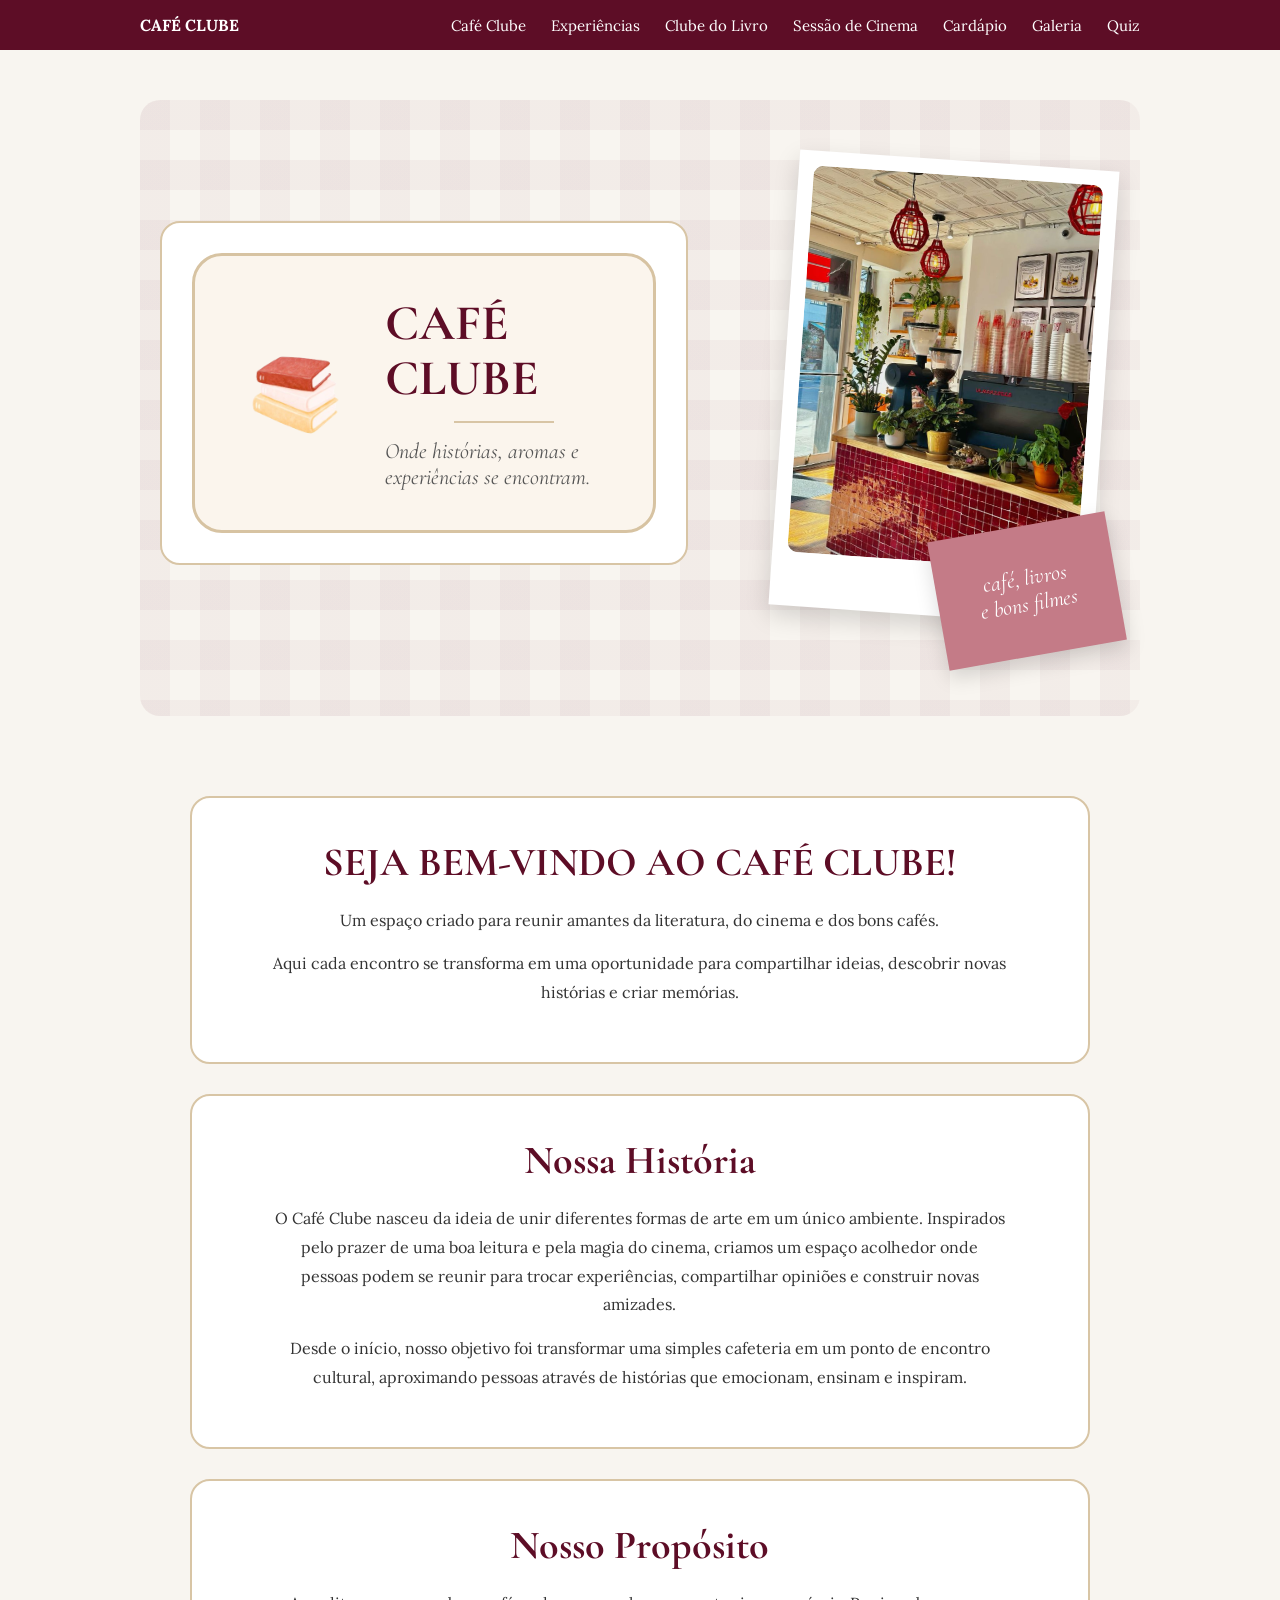
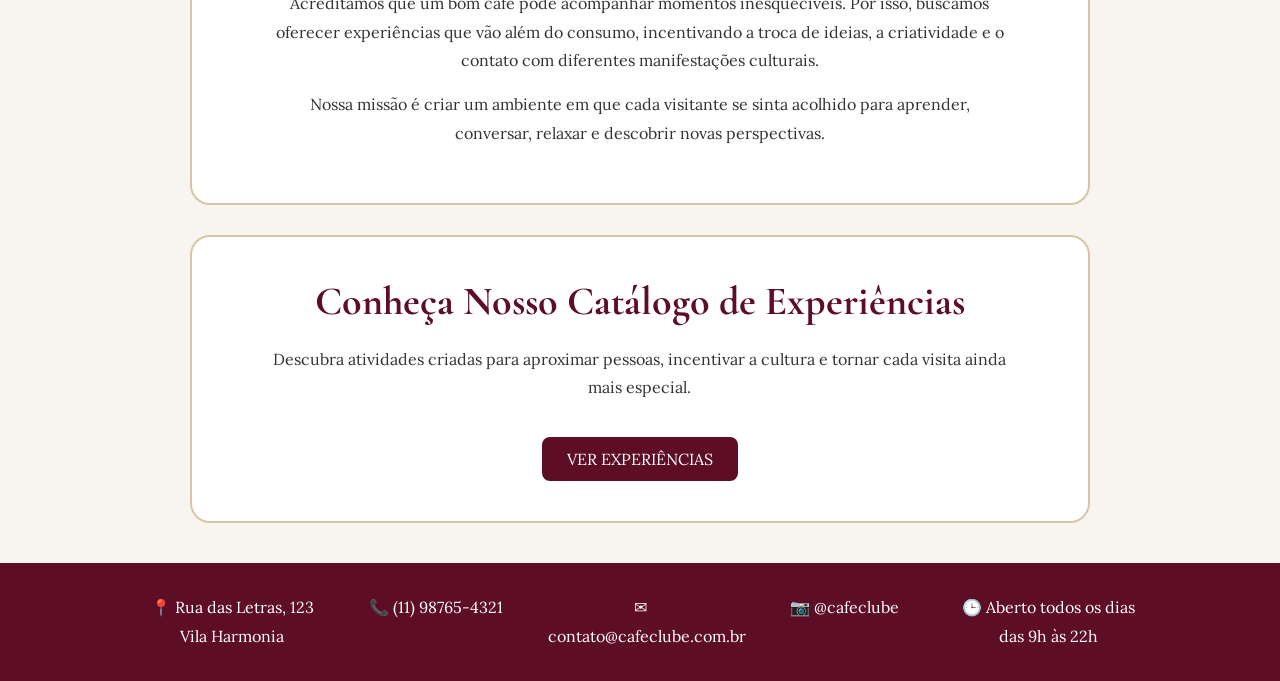
<file: landing-page-ICC/index.html>
<!DOCTYPE html>
<html lang="pt-BR">

<head>

    <meta charset="UTF-8">

    <meta name="viewport" content="width=device-width, initial-scale=1.0">

    <title>Ínicio - Café Clube</title>

    <link rel="stylesheet" href="style2.css">

    <link rel="preconnect" href="https://fonts.googleapis.com">

    <link rel="preconnect" href="https://fonts.gstatic.com" crossorigin>

    <link
        href="https://fonts.googleapis.com/css2?family=Cormorant+Garamond:wght@400;600;700&family=Lora:wght@400;500&display=swap"
        rel="stylesheet">

</head>

<body>

    <!-- ====================================================================================================================-->
    <!-- CABEÇALHO                                                                                                           -->
    <!-- ====================================================================================================================-->
    <header>

        <div class="container">

            <div class="logo">

                CAFÉ CLUBE

            </div>

            <nav>

                <ul>

                    <li><a href="index.html">Café Clube</a></li>

                    <li><a href="catalogo.html">Experiências</a></li>

                    <li><a href="clube-livro.html">Clube do Livro</a></li>

                    <li><a href="sessao-filme.html">Sessão de Cinema</a></li>

                    <li><a href="cardapio.html">Cardápio</a></li>

                    <li><a href="galeria.html">Galeria</a></li>

                    <li><a href="quiz.html">Quiz</a></li>

                </ul>

            </nav>

        </div>

    </header>

    <main>

        <!-- ==================================================================================================================== -->
        <!-- HERO                                                                                                                 -->
        <!-- ==================================================================================================================== -->

        <section class="hero">

            <div class="container hero-container">

                <!-- BANNER PRINCIPAL -->

                <div class="hero-card">

                    <div class="hero-top">

                        <div class="camera-area">

                            <img src="imgens/livrinhosicon.png" alt="Livros">

                        </div>

                        <div class="hero-title">

                            <h1>CAFÉ CLUBE</h1>
                            <div class="linha"></div>

                            <h3>

                                Onde histórias, aromas e
                                experiências se encontram.

                            </h3>

                        </div>

                    </div>

                    </div>

                <!-- FOTO PRINCIPAL -->

                <div class="hero-photo">

                    <div class="polaroid">

                        <img src="imgens/cafeteria1.jpeg" alt="Interior da cafeteria">

                    </div>

                    <div class="post-it">

                        <p>

                            café, livros
                            <br>
                            e bons filmes

                        </p>

                    </div>

                </div>

            </div>

        </section>

        <!-- ==================================================================================================================== -->
        <!-- BOAS-VINDAS                                                                                                          -->
        <!-- ==================================================================================================================== -->

        <section class="bem-vindo">

            <div class="container">

                <h2>SEJA BEM-VINDO AO CAFÉ CLUBE!</h2>

                <p>
                    Um espaço criado para reunir amantes
                    da literatura, do cinema e dos bons cafés.
                </p>

                <p>
                    Aqui cada encontro se transforma em uma
                    oportunidade para compartilhar ideias,
                    descobrir novas histórias e criar memórias.
                </p>

            </div>

        </section>

        <!-- ==================================================================================================================== -->
        <!-- NOSSA HISTÓRIA                                                                                                       -->
        <!-- ==================================================================================================================== -->

        <section class="historia">

            <div class="container">

                <h2>Nossa História</h2>

                <p>
                    O Café Clube nasceu da ideia de unir
                    diferentes formas de arte em um único ambiente.
                    Inspirados pelo prazer de uma boa leitura e pela
                    magia do cinema, criamos um espaço acolhedor onde
                    pessoas podem se reunir para trocar experiências,
                    compartilhar opiniões e construir novas amizades.
                </p>

                <p>
                    Desde o início, nosso objetivo foi transformar uma
                    simples cafeteria em um ponto de encontro cultural,
                    aproximando pessoas através de histórias que emocionam,
                    ensinam e inspiram.
                </p>

            </div>

        </section>

        <!-- ==================================================================================================================== -->
        <!-- NOSSO PROPÓSITO                                                                                                      -->
        <!-- ==================================================================================================================== -->

        <section class="proposito">

            <div class="container">

                <h2>Nosso Propósito</h2>

                <p>
                    Acreditamos que um bom café pode acompanhar momentos
                    inesquecíveis. Por isso, buscamos oferecer experiências
                    que vão além do consumo, incentivando a troca de ideias,
                    a criatividade e o contato com diferentes manifestações
                    culturais.
                </p>

                <p>
                    Nossa missão é criar um ambiente em que cada visitante
                    se sinta acolhido para aprender, conversar, relaxar e
                    descobrir novas perspectivas.
                </p>

            </div>

        </section>

            <!-- ==================================================================================================================== -->
            <!-- CHAMADA PARA EXPERIÊNCIAS                                                                                            -->
            <!-- ==================================================================================================================== -->

            <section class="cta-experiencias">

                <div class="container">

                    <h2>Conheça Nosso Catálogo de Experiências</h2>

                    <p>
                        Descubra atividades criadas para aproximar pessoas,
                        incentivar a cultura e tornar cada visita ainda mais
                        especial.
                    </p>

                    <a href="catalogo.html" class="botao-experiencias">

                        VER EXPERIÊNCIAS

                    </a>

                </div>

            </section>
    </main>

    <footer>

        <div class="container footer-container">

            <div class="footer-item">
                <p>📍 Rua das Letras, 123<br>Vila Harmonia</p>
            </div>

            <div class="footer-item">
                <p>📞 (11) 98765-4321</p>
            </div>

            <div class="footer-item">
                <p>✉ contato@cafeclube.com.br</p>
            </div>

            <div class="footer-item">
                <p>📷 @cafeclube</p>
            </div>

            <div class="footer-item">
                <p>🕒 Aberto todos os dias das 9h às 22h</p>
            </div>

        </div>

    </footer>

    <script src="script.js"></script>

</body>

</html>
</file>
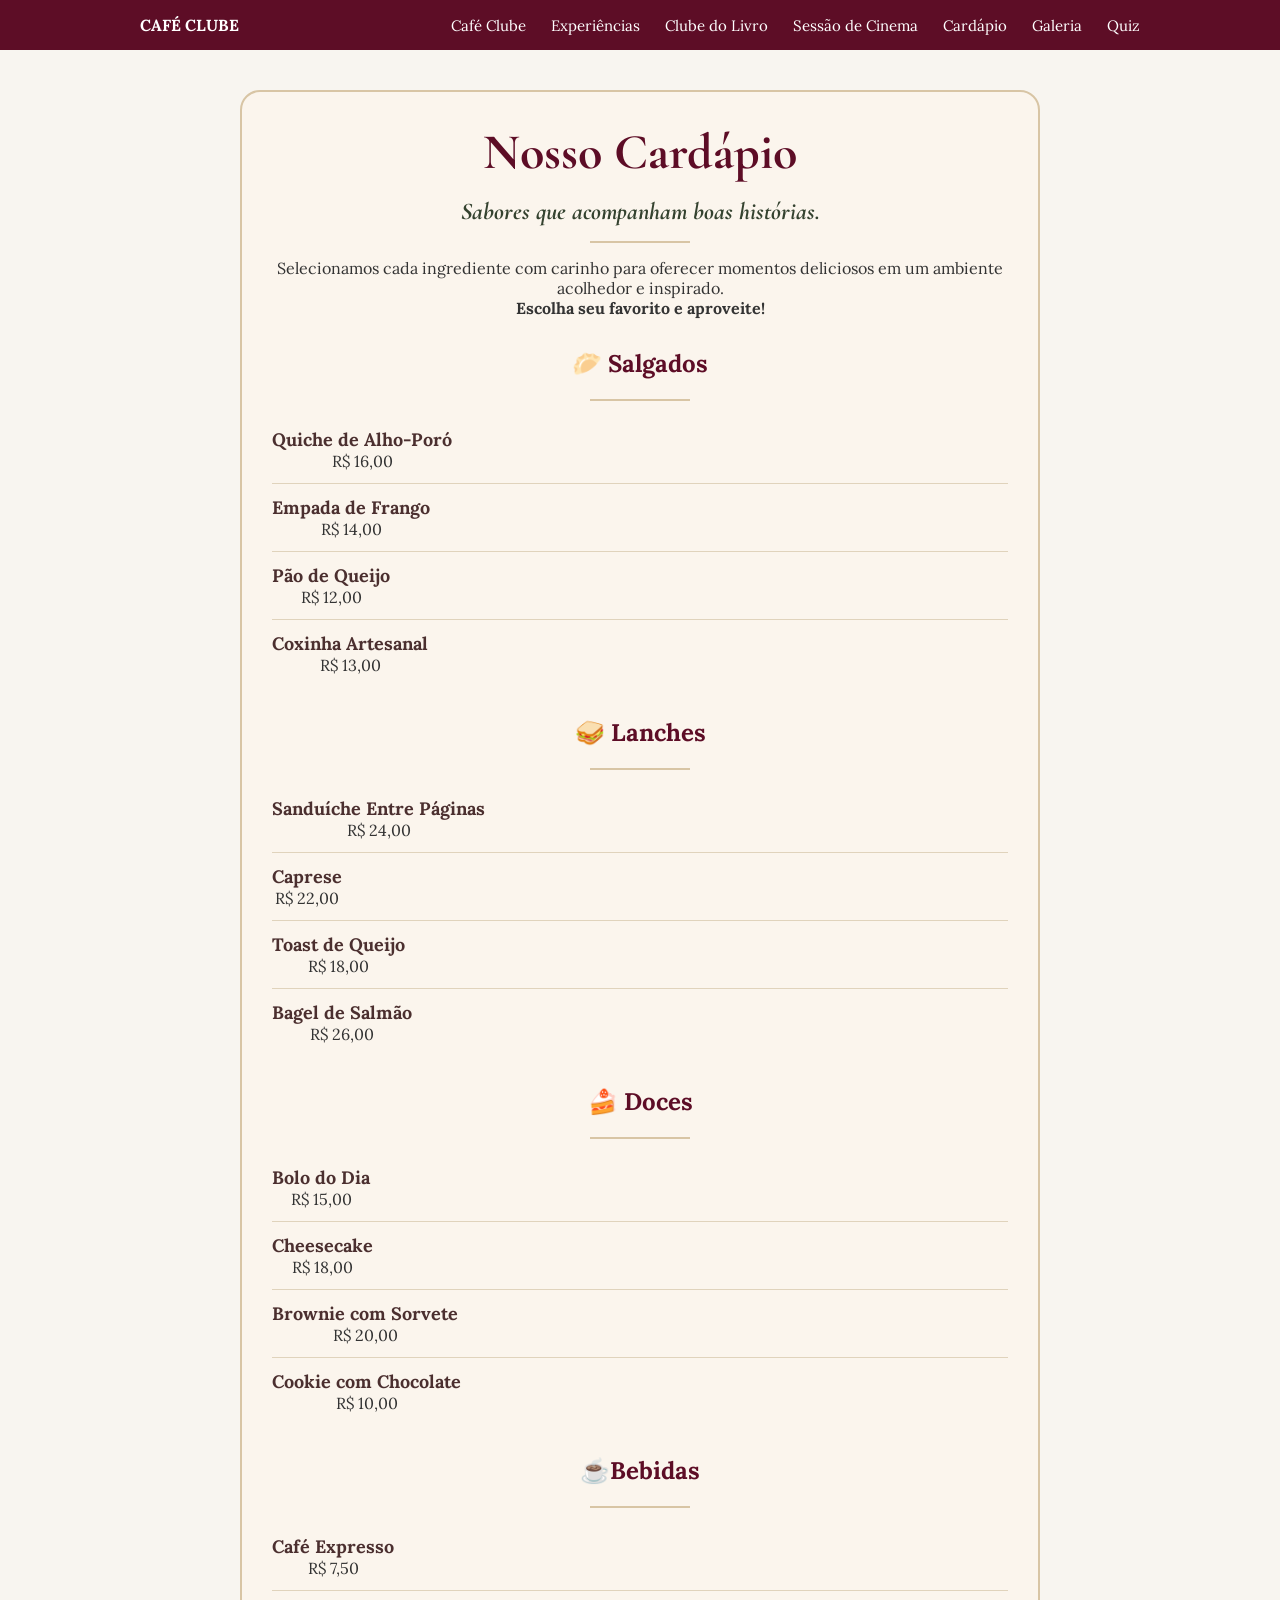
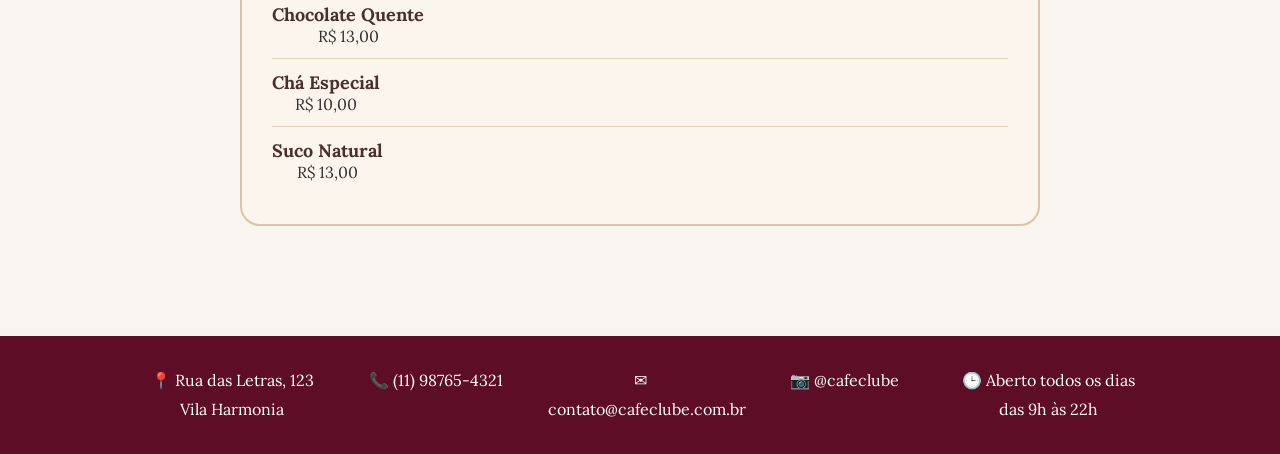
<file: landing-page-ICC/cardapio.html>
<!DOCTYPE html>
<html lang="pt-BR">

<head>

    <meta charset="UTF-8">

    <meta name="viewport" content="width=device-width, initial-scale=1.0">

    <title>Cardápio</title>

    <link rel="stylesheet" href="style2.css">

    <link rel="preconnect" href="https://fonts.googleapis.com">

    <link rel="preconnect" href="https://fonts.gstatic.com" crossorigin>

    <link
        href="https://fonts.googleapis.com/css2?family=Cormorant+Garamond:wght@400;600;700&family=Lora:wght@400;500&display=swap"
        rel="stylesheet">

</head>

<body>

    <!-- ========================================= -->
    <!-- CABEÇALHO                                 -->
    <!-- ========================================= -->

    <header>

        <div class="container">

            <!-- Logo -->

            <div class="logo">
                CAFÉ CLUBE
            </div>

            <!-- Menu -->

            <nav>

                <ul>

                    <li><a href="index.html">Café Clube</a></li>

                    <li><a href="catalogo.html">Experiências</a></li>

                    <li><a href="clube-livro.html">Clube do Livro</a></li>

                    <li><a href="sessao-filme.html">Sessão de Cinema</a></li>

                    <li><a href="cardapio.html">Cardápio</a></li>

                    <li><a href="galeria.html">Galeria</a></li>

                    <li><a href="quiz.html">Quiz</a></li>

                </ul>

            </nav>

        </div>

    </header>

    <main>
        <section class="cardapio">

            <div class="container-card">

                <!-- Grid principal -->

                <div class="cardapio-grid">

                    <!-- ================================= -->
                    <!-- APRESENTAÇÃO                       -->
                    <!-- ================================= -->

                    <div class="apresentacao-card">

                        <h1>Nosso Cardápio</h1>

                        <h2>

                            Sabores que acompanham
                            boas histórias.

                        </h2>

                        <div class="linha"></div>

                        <p>

                            Selecionamos cada ingrediente
                            com carinho para oferecer momentos
                            deliciosos em um ambiente acolhedor
                            e inspirado.

                        </p>

                        <strong>

                            Escolha seu favorito e aproveite!

                        </strong>

                    </div>

                    <!-- SALGADOS                           -->

                    <div class="categoria-card">

                        <h2>🥟 Salgados</h2>

                        <div class="linha"></div>

                        <div class="item-cardapio">

                            <div class="nome-preco">

                                <h3>Quiche de Alho-Poró</h3>

                                <span>R$ 16,00</span>

                            </div>
                        </div>

                        <div class="item-cardapio">

                            <div class="nome-preco">

                                <h3>Empada de Frango</h3>

                                <span>R$ 14,00</span>

                            </div>

                        </div>

                        <div class="item-cardapio">

                            <div class="nome-preco">

                                <h3>Pão de Queijo</h3>

                                <span>R$ 12,00</span>

                            </div>
                        </div>

                        <div class="item-cardapio">

                            <div class="nome-preco">

                                <h3>Coxinha Artesanal</h3>

                                <span>R$ 13,00</span>

                            </div>

                        </div>

                    </div>

                    <!-- LANCHES                            -->
                    <div class="categoria-card">

                        <h2>🥪 Lanches</h2>

                        <div class="linha"></div>

                        <div class="item-cardapio">

                            <div class="nome-preco">

                                <h3>Sanduíche Entre Páginas</h3>

                                <span>R$ 24,00</span>

                            </div>
                        </div>

                        <div class="item-cardapio">

                            <div class="nome-preco">

                                <h3>Caprese</h3>

                                <span>R$ 22,00</span>

                            </div>

                        </div>

                        <div class="item-cardapio">

                            <div class="nome-preco">

                                <h3>Toast de Queijo</h3>

                                <span>R$ 18,00</span>

                            </div>

                        </div>

                        <div class="item-cardapio">

                            <div class="nome-preco">

                                <h3>Bagel de Salmão</h3>

                                <span>R$ 26,00</span>

                            </div>

                        </div>

                    </div>
                    <!-- DOCES                              -->
                    <div class="categoria-card">

                        <h2>🍰 Doces</h2>

                        <div class="linha"></div>

                        <div class="item-cardapio">

                            <div class="nome-preco">

                                <h3>Bolo do Dia</h3>

                                <span>R$ 15,00</span>

                            </div>

                        </div>

                        <div class="item-cardapio">

                            <div class="nome-preco">

                                <h3>Cheesecake</h3>

                                <span>R$ 18,00</span>

                            </div>

                        </div>

                        <div class="item-cardapio">

                            <div class="nome-preco">

                                <h3>Brownie com Sorvete</h3>

                                <span>R$ 20,00</span>

                            </div>

                        </div>

                        <div class="item-cardapio">

                            <div class="nome-preco">

                                <h3>Cookie com Chocolate</h3>

                                <span>R$ 10,00</span>

                            </div>

                        </div>

                    </div>

                </div>

                <!-- Bebidas -->

                <div class="categoria-card">

                    <h2>☕Bebidas</h2>

                    <div class="linha"></div>

                    <div class="item-cardapio">

                        <div class="nome-preco">

                            <h3>Café Expresso</h3>

                            <span>R$ 7,50</span>

                        </div>

                    </div>

                    <div class="item-cardapio">

                        <div class="nome-preco">

                            <h3>Chocolate Quente</h3>

                            <span>R$ 13,00</span>

                        </div>

                    </div>

                    <div class="item-cardapio">

                        <div class="nome-preco">

                            <h3>Chá Especial</h3>

                            <span>R$ 10,00</span>

                        </div>

                    </div>

                    <div class="item-cardapio">

                        <div class="nome-preco">

                            <h3>Suco Natural</h3>

                            <span>R$ 13,00</span>

                        </div>

                    </div>

                </div>

            </div>

        </section>
    </main>

    <footer>

        <div class="container footer-container">

            <div class="footer-item">
                <p>📍 Rua das Letras, 123<br>Vila Harmonia</p>
            </div>

            <div class="footer-item">
                <p>📞 (11) 98765-4321</p>
            </div>

            <div class="footer-item">
                <p>✉ contato@cafeclube.com.br</p>
            </div>

            <div class="footer-item">
                <p>📷 @cafeclube</p>
            </div>

            <div class="footer-item">
                <p>🕒 Aberto todos os dias das 9h às 22h</p>
            </div>

        </div>

    </footer>

    <script src="script.js"></script>

</body>

</html>
</file>
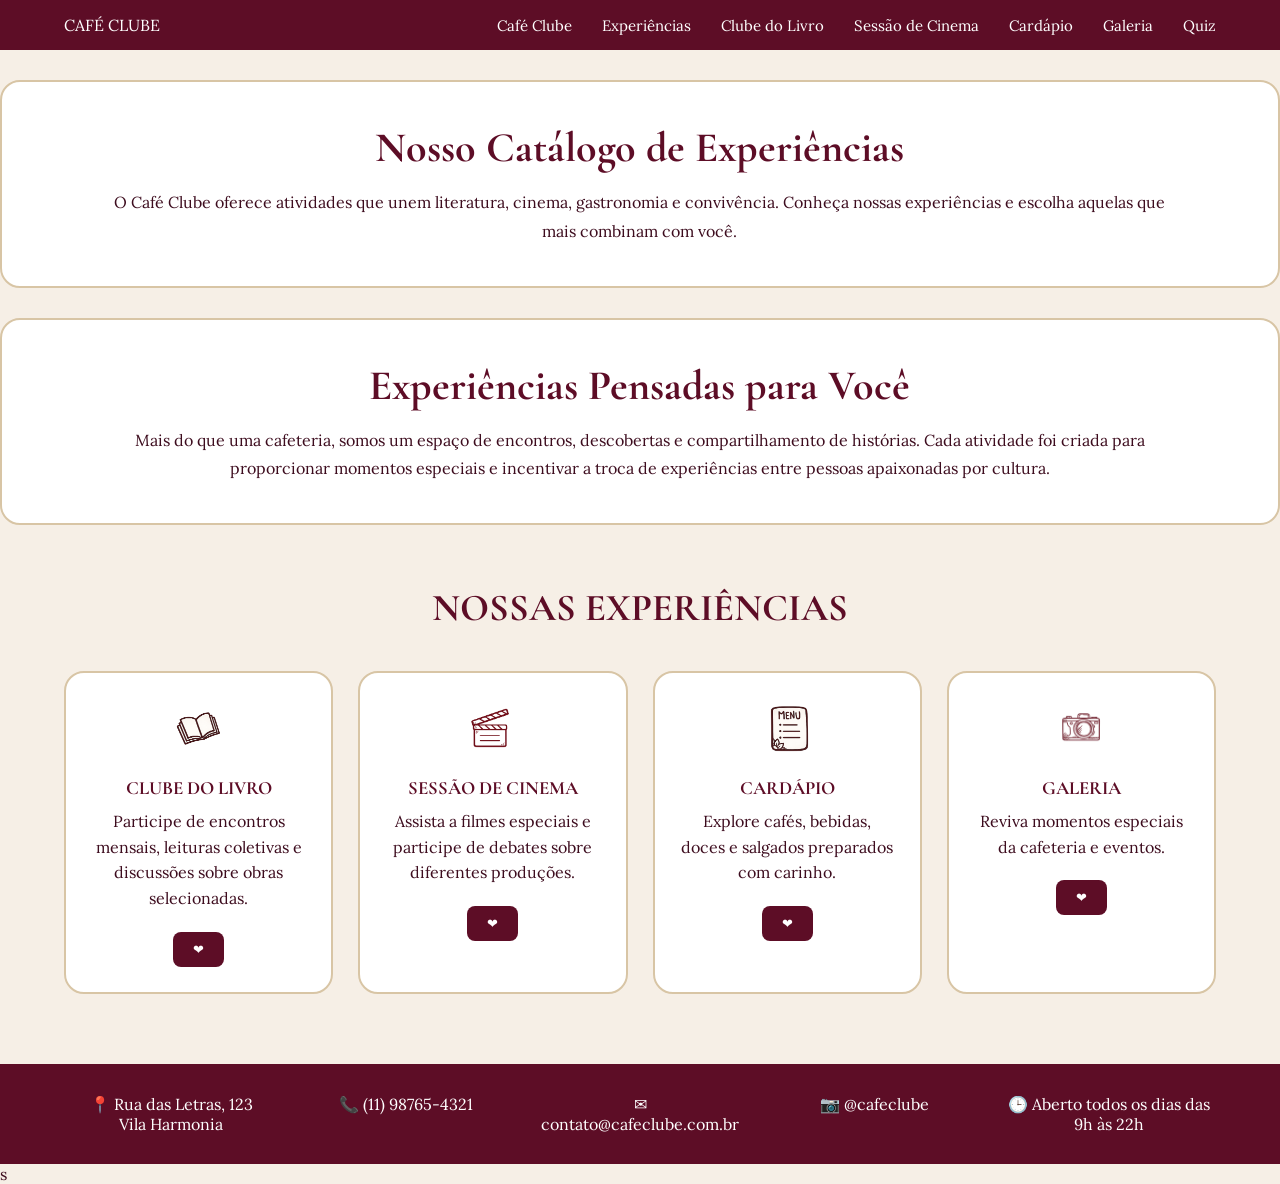
<file: landing-page-ICC/catalogo.html>
<!DOCTYPE html>
<html lang="pt-BR">

<head>

    <meta charset="UTF-8">

    <meta name="viewport" content="width=device-width, initial-scale=1.0">

    <title>Catálogo de Experiências - Café Clube</title>

    <link rel="stylesheet" href="style.css">

    <link rel="preconnect" href="https://fonts.googleapis.com">

    <link rel="preconnect" href="https://fonts.gstatic.com" crossorigin>

    <link
        href="https://fonts.googleapis.com/css2?family=Cormorant+Garamond:wght@400;600;700&family=Lora:wght@400;500&display=swap"
        rel="stylesheet">

</head>

<body>
    <!-- CABEÇALHO                                 -->
    <header>

        <div class="container">

            <div class="logo">

                CAFÉ CLUBE

            </div>

            <nav>

                <ul>

                    <li><a href="index.html">Café Clube</a></li>
                    <li><a href="catalogo.html">Experiências</a></li>
                    <li><a href="clube-livro.html">Clube do Livro</a></li>
                    <li><a href="sessao-filme.html">Sessão de Cinema</a></li>
                    <li><a href="cardapio.html">Cardápio</a></li>
                    <li><a href="galeria.html">Galeria</a></li>
                    <li><a href="quiz.html">Quiz</a></li>

                </ul>

            </nav>

        </div>

    </header>

    <main>
        <!-- BANNER -->
        <section class="catalogo-banner">
            <div class="container">

                <h1>Nosso Catálogo de Experiências</h1>

                <p>
                    O Café Clube oferece atividades que unem
                    literatura, cinema, gastronomia e convivência.
                    Conheça nossas experiências e escolha aquelas que
                    mais combinam com você.
                </p>

            </div>
        </section>

        <!-- INTRO -->
        <section class="catalogo-intro">
            <div class="container">

                <h2>Experiências Pensadas para Você</h2>

                <p>
                    Mais do que uma cafeteria, somos um espaço de encontros,
                    descobertas e compartilhamento de histórias. Cada atividade
                    foi criada para proporcionar momentos especiais e incentivar
                    a troca de experiências entre pessoas apaixonadas por cultura.
                </p>

            </div>
        </section>

        <!-- EXPERIÊNCIAS -->
        <section class="experiencias">

            <div class="container">

                <div class="titulo-experiencias">
                    <span></span>
                    <h2>NOSSAS EXPERIÊNCIAS</h2>
                    <span></span>
                </div>

                <div class="cards">

                    <div class="card">
                        <img src="imgens/livroicon.png" alt="Livro">
                        <h3>CLUBE DO LIVRO</h3>
                        <p>Participe de encontros mensais, leituras coletivas e discussões sobre obras selecionadas.</p>
                        <a href="clube-livro.html" class="botao-experiencias">
                            <button>❤</button>
                        </a>
                    </div>

                    <div class="card">
                        <img src="imgens/claqueteicon.png" alt="Cinema">
                        <h3>SESSÃO DE CINEMA</h3>
                        <p>Assista a filmes especiais e participe de debates sobre diferentes produções.</p>
                        <a href="sessao-filme.html" class="botao-experiencias">
                            <button>❤</button>
                        </a>
                    </div>

                    <div class="card">
                        <img src="imgens/menuicon.png" alt="Cardápio">
                        <h3>CARDÁPIO</h3>
                        <p>Explore cafés, bebidas, doces e salgados preparados com carinho.</p>
                        <a href="cardapio.html" class="botao-experiencias">
                            <button>❤</button>
                        </a>
                    </div>

                    <div class="card">
                        <img src="imgens/camera.png" alt="Galeria">
                        <h3>GALERIA</h3>
                        <p>Reviva momentos especiais da cafeteria e eventos.</p>
                        <a href="galeria.html" class="botao-experiencias">
                            <button>❤</button>
                        </a>
                    </div>
                </div>

            </div>

        </section>

    </main>


    <footer>

        <div class="container footer-container">

            <div class="footer-item">
                <p>📍 Rua das Letras, 123<br>Vila Harmonia</p>
            </div>

            <div class="footer-item">
                <p>📞 (11) 98765-4321</p>
            </div>

            <div class="footer-item">
                <p>✉ contato@cafeclube.com.br</p>
            </div>

            <div class="footer-item">
                <p>📷 @cafeclube</p>
            </div>

            <div class="footer-item">
                <p>🕒 Aberto todos os dias das 9h às 22h</p>
            </div>

        </div>

    </footer>

    <script src="script.js"></script>

</body>

</html>s
</file>
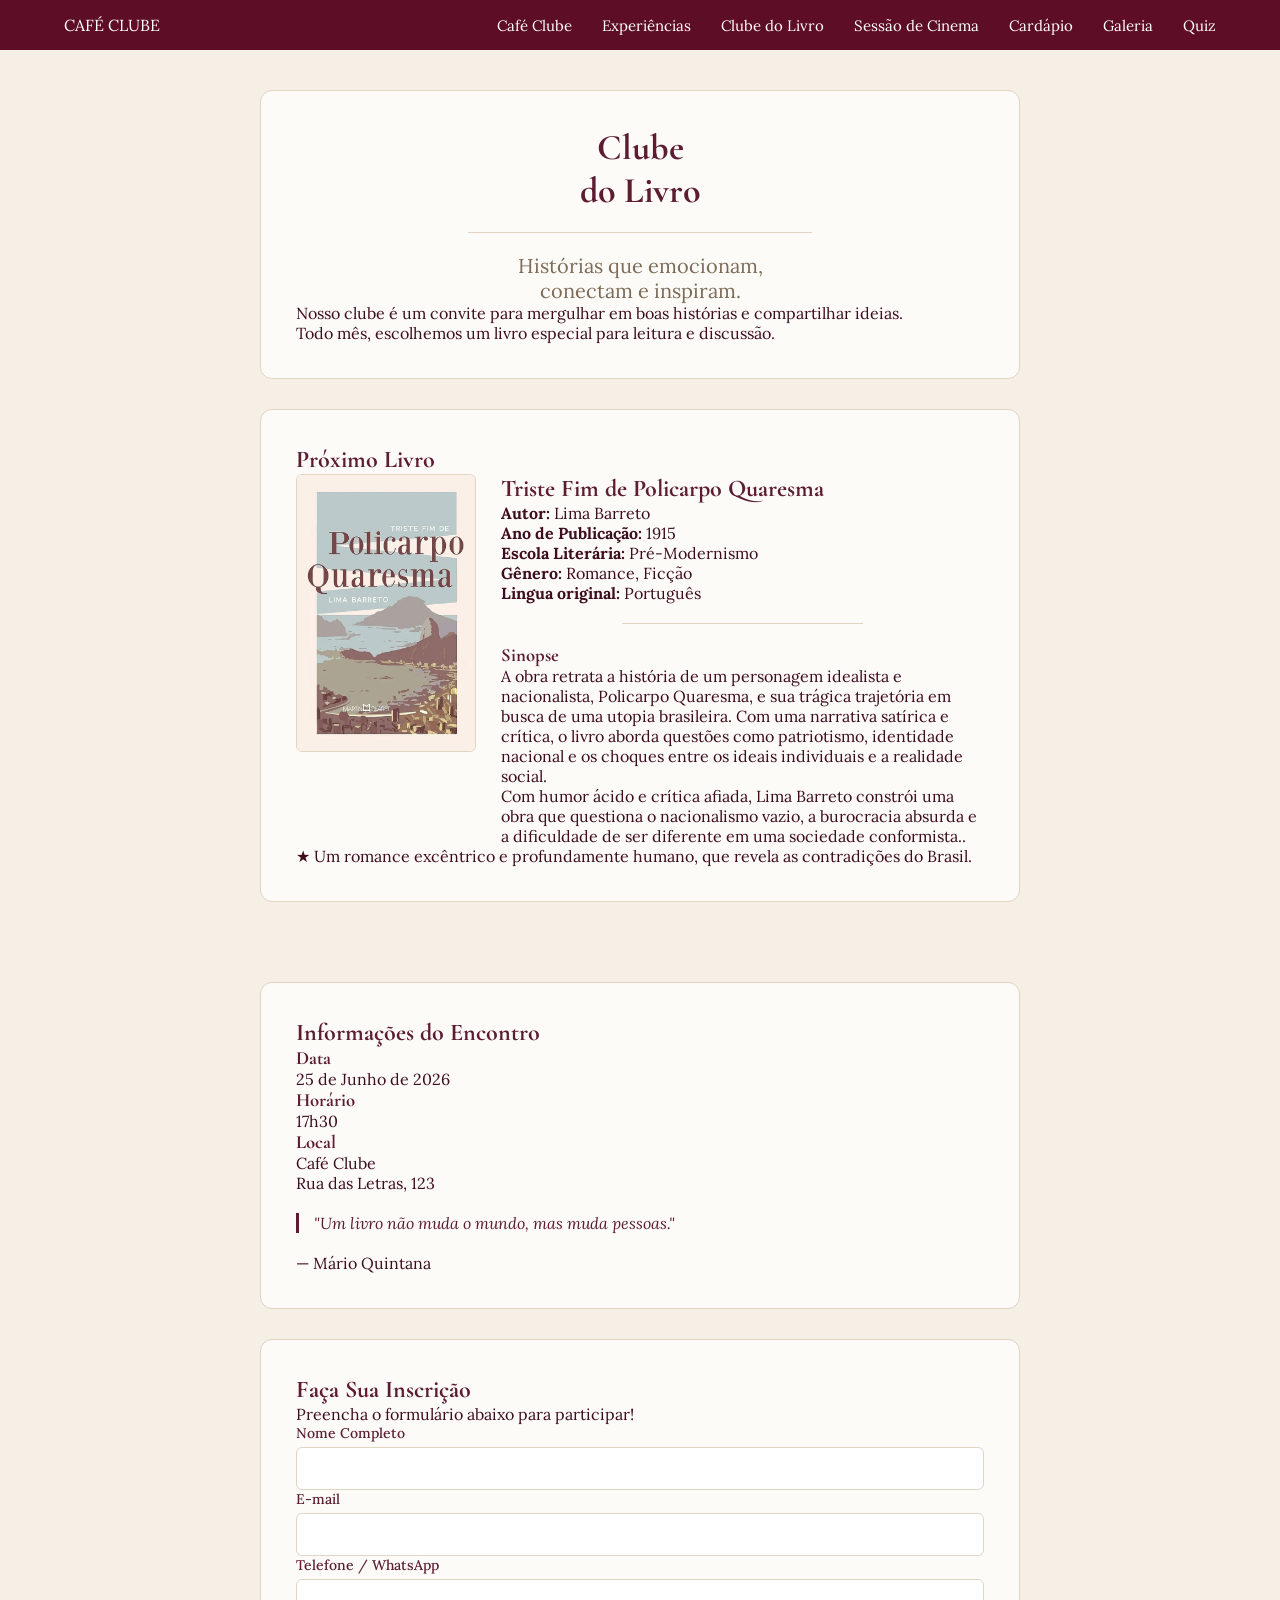
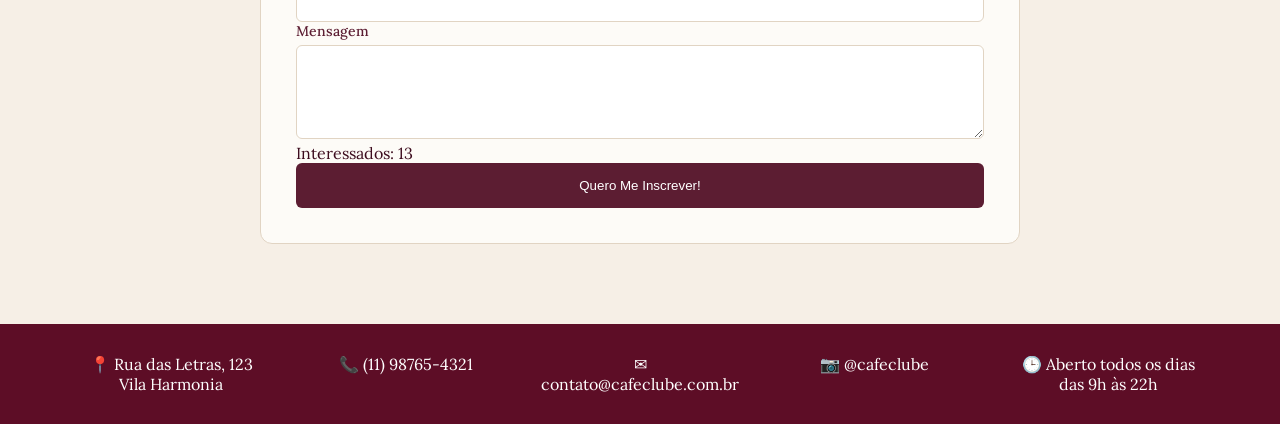
<file: landing-page-ICC/clube-livro.html>
<!DOCTYPE html>
<html lang="pt-BR">

<head>

    <meta charset="UTF-8">

    <meta name="viewport" content="width=device-width, initial-scale=1.0">

    <title>Clube do Livro - Café Clube</title>

    <link rel="stylesheet" href="style.css">

    <link rel="preconnect" href="https://fonts.googleapis.com">

    <link rel="preconnect" href="https://fonts.gstatic.com" crossorigin>

    <link
        href="https://fonts.googleapis.com/css2?family=Cormorant+Garamond:wght@400;600;700&family=Lora:wght@400;500&display=swap"
        rel="stylesheet">

</head>

<body>

    <!-- ========================================= -->
    <!-- CABEÇALHO                                 -->
    <!-- ========================================= -->

    <header>

        <div class="container">

            <!-- Logo -->

            <div class="logo">
                CAFÉ CLUBE
            </div>

            <!-- Menu -->

            <nav>

                <ul class="menu">

                    <li><a href="index.html">Café Clube</a></li>

                    <li><a href="catalogo.html">Experiências</a></li>

                    <li><a href="clube-livro.html">Clube do Livro</a></li>

                    <li><a href="sessao-filme.html">Sessão de Cinema</a></li>

                    <li><a href="cardapio.html">Cardápio</a></li>

                    <li><a href="galeria.html">Galeria</a></li>

                    <li><a href="quiz.html">Quiz</a></li>

                </ul>

            </nav>

        </div>

    </header>

    <main>

        <!-- ========================================= -->
        <!-- ÁREA PRINCIPAL                            -->
        <!-- ========================================= -->

        <section class="hero">

            <div class="container hero-container">

                <!-- ================================= -->
                <!-- CARD ESQUERDO                     -->
                <!-- ================================= -->

                <div class="cinema-card">

                    <!-- Topo -->

                    <div class="cinema-top">

                        <div class="titulo-cinema">

                            <h1>
                                Clube
                                <br>
                                do Livro
                            </h1>

                            <div class="linha"></div>

                            <h2>
                                Histórias que emocionam,
                                <br>
                                conectam e inspiram.
                            </h2>

                        </div>

                    </div>

                    <!-- Texto -->

                    <div class="descricao-cinema">

                        <p>
                            Nosso clube é um convite para mergulhar em boas histórias e compartilhar ideias.
                        </p>

                        <p>
                            Todo mês, escolhemos um livro especial para leitura e discussão.
                        </p>

                    </div>
                </div>



                <!-- ================================= -->
                <!-- PRÓXIMO LIVRO                  -->
                <!-- ================================= -->

                <div class="filme-card">

                    <div class="faixa-titulo">

                        <h2>Próximo Livro</h2>

                    </div>

                    <div class="filme-conteudo">

                        <!-- Poster -->

                        <div class="poster">

                            <img src="imgens\policarpo.jpg" alt="Triste Fim de Policarpo Quaresma">

                        </div>

                        <!-- Informações -->

                        <div class="filme-info">

                            <h2>
                                Triste Fim de Policarpo Quaresma
                            </h2>

                            <p><strong>Autor:</strong> Lima Barreto</p>

                            <p><strong>Ano de Publicação:</strong> 1915 </p>

                            <p><strong>Escola Literária:</strong> Pré-Modernismo</p>

                            <p><strong>Gênero:</strong> Romance, Ficção </p>

                            <p><strong> Lingua original:</strong> Português </p>

                            <div class="linha"></div>

                            <h3>Sinopse</h3>

                            <p>
                                A obra retrata a história de um personagem idealista e nacionalista, Policarpo Quaresma,
                                e sua trágica trajetória em busca de uma utopia brasileira. Com uma narrativa satírica e
                                crítica, o livro aborda questões como patriotismo, identidade nacional e os choques
                                entre os ideais individuais e a realidade social. </p>

                            <p>
                                Com humor ácido e crítica afiada, Lima Barreto constrói uma obra que questiona o
                                nacionalismo vazio, a burocracia absurda e a dificuldade de ser diferente em uma
                                sociedade conformista..
                            </p>

                        </div>

                    </div>

                    <!-- Destaque -->

                    <div class="frase-filme">

                        ★ Um romance excêntrico e profundamente humano, que revela as contradições do Brasil.

                    </div>

                </div>

            </div>

        </section>



        <!-- ========================================= -->
        <!-- INFORMAÇÕES E FORMULÁRIO                   -->
        <!-- ========================================= -->

        <section class="informacoes">

            <div class="container informacoes-container">

                <!-- Informações -->

                <div class="info-card">

                    <div class="faixa-azul">

                        <h2>Informações do Encontro</h2>

                    </div>

                    <div class="info-conteudo">

                        <!-- Dados -->

                        <div class="dados">

                            <div class="item-info">

                                <h3>Data</h3>

                                <p>25 de Junho de 2026</p>

                            </div>

                            <div class="item-info">

                                <h3>Horário</h3>

                                <p>17h30</p>

                            </div>

                            <div class="item-info">

                                <h3>Local</h3>

                                <p>
                                    Café Clube
                                    <br>
                                    Rua das Letras, 123
                                </p>

                            </div>
                        </div>

                        <!-- Citação -->

                        <div class="citacao">

                            <blockquote>

                                "Um livro não muda o mundo, mas muda pessoas."

                            </blockquote>

                            <p>— Mário Quintana </p>

                        </div>

                    </div>

                </div>



                <!-- Formulário -->
                <div class="formulario-card">

                    <div class="faixa-laranja">
                        <h2>Faça Sua Inscrição</h2>
                    </div>

                    <p class="texto-formulario">
                        Preencha o formulário abaixo para participar!
                    </p>

                    <form>

                        <div class="linha-formulario">

                            <div>
                                <label for="nome">Nome Completo</label>
                                <input type="text" id="nome" required>
                            </div>

                            <div>
                                <label for="email">E-mail</label>
                                <input type="email" id="email" required>
                            </div>

                        </div>

                        <div class="linha-formulario">

                            <div>
                                <label for="telefone">Telefone / WhatsApp</label>
                                <input type="tel" id="telefone">
                            </div>

                        </div>

                        <div>
                            <label for="mensagem">Mensagem</label>
                            <textarea id="mensagem" rows="4"></textarea>
                        </div>

                        <p class="contador-inscritos">
                            Interessados: <span id="contador">13</span>
                        </p>

                        <button type="submit">
                            Quero Me Inscrever!
                        </button>

                    </form>

                </div>

            </div>
        </section>
    </main>

    <!-- ========================================= -->
    <!-- RODAPÉ                                    -->
    <!-- ========================================= -->

    <footer>

        <div class="container footer-container">

            <div class="footer-item">

                <p>

                    📍 Rua das Letras, 123
                    <br>
                    Vila Harmonia

                </p>

            </div>

            <div class="footer-item">

                <p>

                    📞 (11) 98765-4321

                </p>

            </div>

            <div class="footer-item">

                <p>

                    ✉ contato@cafeclube.com.br

                </p>

            </div>

            <div class="footer-item">

                <p>

                    📷 @cafeclube

                </p>

            </div>

            <div class="footer-item">

                <p>

                    🕒 Aberto todos os dias
                    <br>
                    das 9h às 22h

                </p>

            </div>

        </div>

    </footer>

    <script src="script.js"></script>

</body>

</html>
</file>
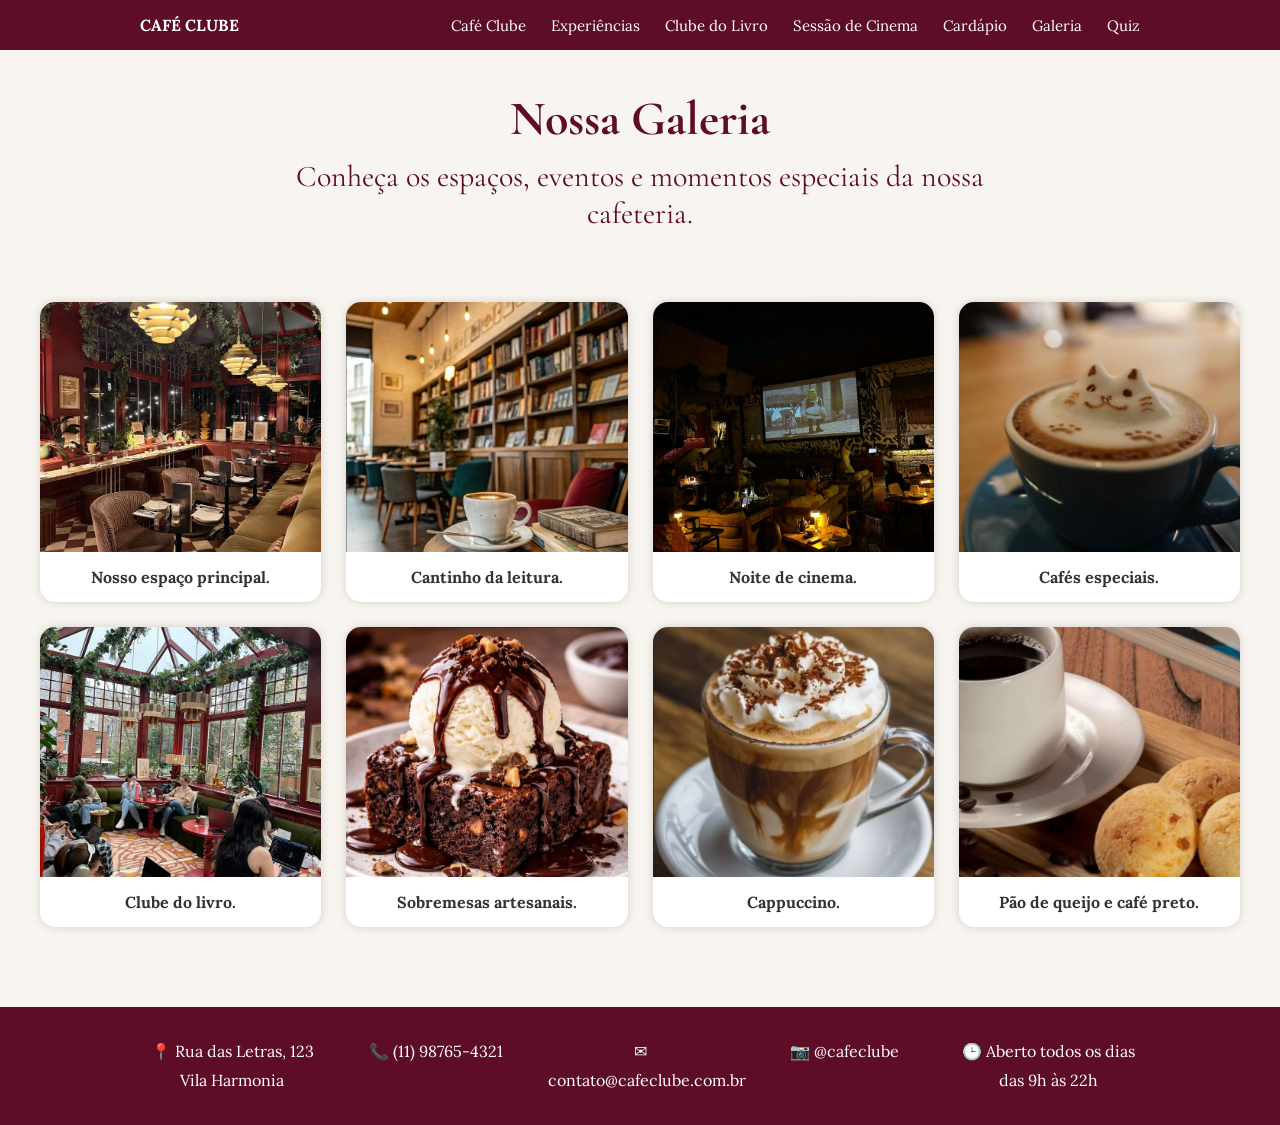
<file: landing-page-ICC/galeria.html>
<!DOCTYPE html>
<html lang="pt-BR">

<head>
    <meta charset="UTF-8">
    <meta name="viewport" content="width=device-width, initial-scale=1.0">
    <title>Galeria - Café Clube</title>

    <link rel="stylesheet" href="style2.css">

    <link rel="preconnect" href="https://fonts.googleapis.com">

    <link rel="preconnect" href="https://fonts.gstatic.com" crossorigin>

    <link
        href="https://fonts.googleapis.com/css2?family=Cormorant+Garamond:wght@400;600;700&family=Lora:wght@400;500&display=swap"
        rel="stylesheet">
</head>

<body>

    <!-- ========================================= -->
    <!-- CABEÇALHO                                 -->
    <!-- ========================================= -->

    <header>

        <div class="container">

            <!-- Logo -->

            <div class="logo">
                CAFÉ CLUBE
            </div>

            <!-- Menu -->

            <nav>

                <ul>
                    <li><a href="index.html">Café Clube</a></li>

                    <li><a href="catalogo.html">Experiências</a></li>

                    <li><a href="clube-livro.html">Clube do Livro</a></li>

                    <li><a href="sessao-filme.html">Sessão de Cinema</a></li>

                    <li><a href="cardapio.html">Cardápio</a></li>

                    <li><a href="galeria.html">Galeria</a></li>

                    <li><a href="quiz.html">Quiz</a></li>

                </ul>

            </nav>

        </div>

    </header>


    <section class="titulo-pagina">

        <h1>Nossa Galeria</h1>

        <p>
            Conheça os espaços, eventos e momentos especiais da nossa cafeteria.
        </p>

    </section>

    <section class="galeria-grid">

        <div class="foto">
            <img src="imgens\cafeteria3.jpeg" alt="Ambiente principal da cafeteria">
            <p>Nosso espaço principal.</p>
        </div>

        <div class="foto">
            <img src="imgens\estantelivros.png" alt="Estante de livros">
            <p>Cantinho da leitura.</p>
        </div>

        <div class="foto">
            <img src="imgens\movienight.png" alt="Sessão de cinema">
            <p>Noite de cinema.</p>
        </div>

        <div class="foto">
            <img src="imgens\cafezin.png" alt="Xícara de café">
            <p>Cafés especiais.</p>
        </div>

        <div class="foto">
            <img src="imgens\cafeteria2.jpeg" alt="Evento do clube do livro">
            <p>Clube do livro.</p>
        </div>

        <div class="foto">
            <img src="imgens/sobremesa.png" alt="Sobremesa artesanal">
            <p>Sobremesas artesanais.</p>
        </div>

        <div class="foto">
            <img src="imgens\coffee.png" alt="Evento do clube do livro">
            <p>Cappuccino.</p>
        </div>

        <div class="foto">
            <img src="imgens/paodequeijo.png" alt="Sobremesa artesanal">
            <p>Pão de queijo e café preto.</p>
        </div>

    </section>

    </main>

    <footer>

        <div class="container footer-container">

            <div class="footer-item">
                <p>📍 Rua das Letras, 123<br>Vila Harmonia</p>
            </div>

            <div class="footer-item">
                <p>📞 (11) 98765-4321</p>
            </div>

            <div class="footer-item">
                <p>✉ contato@cafeclube.com.br</p>
            </div>

            <div class="footer-item">
                <p>📷 @cafeclube</p>
            </div>

            <div class="footer-item">
                <p>🕒 Aberto todos os dias das 9h às 22h</p>
            </div>

        </div>

    </footer>

    <script src="script.js"></script>

</body>

</html>
</file>
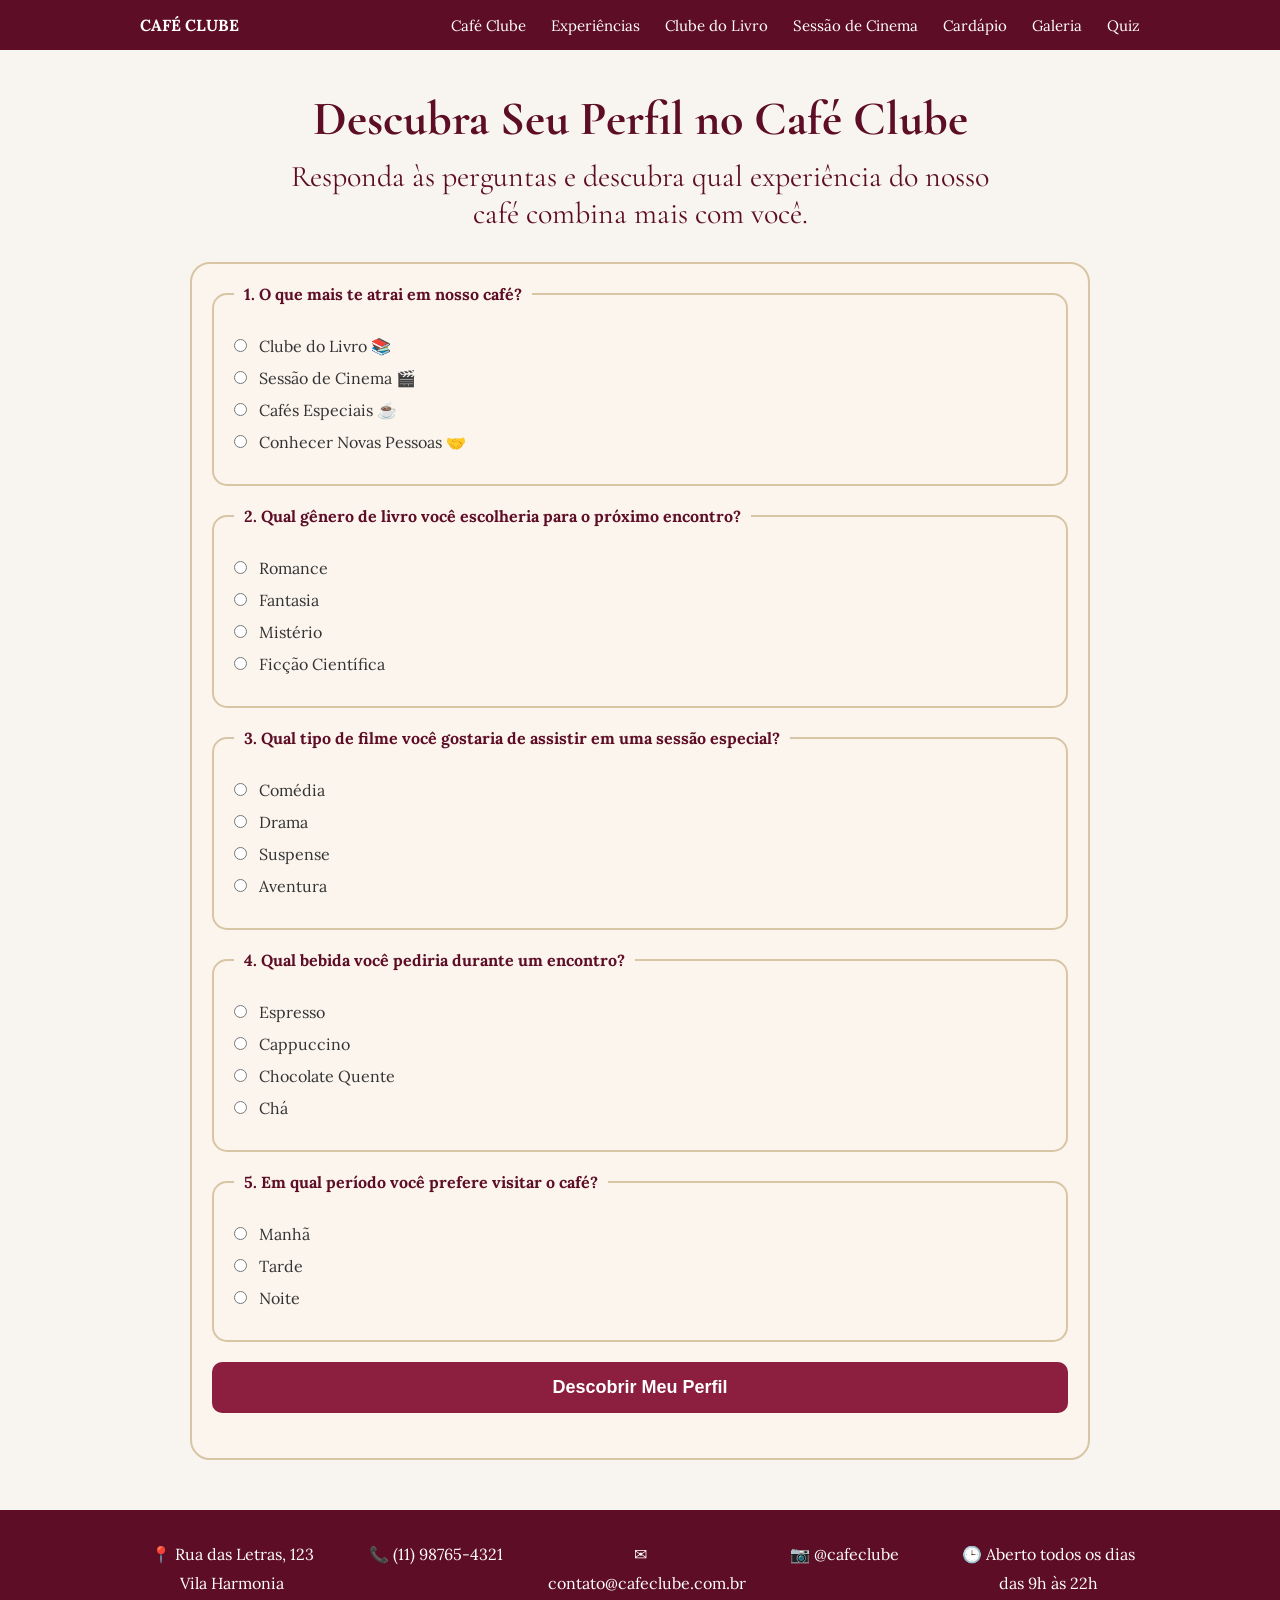
<file: landing-page-ICC/quiz.html>
<!DOCTYPE html>
<html lang="pt-BR">

<head>

    <meta charset="UTF-8">
    <meta name="viewport" content="width=device-width, initial-scale=1.0">

    <title>Quiz - Café Clube</title>

    <!-- CSS -->
    <link rel="stylesheet" href="style2.css">

    <!-- Fontes -->
    <link rel="preconnect" href="https://fonts.googleapis.com">
    <link rel="preconnect" href="https://fonts.gstatic.com" crossorigin>

    <link
        href="https://fonts.googleapis.com/css2?family=Cormorant+Garamond:wght@400;600;700&family=Lora:wght@400;500&display=swap"
        rel="stylesheet">

</head>

<body>

    <!-- ========================================= -->
    <!-- CABEÇALHO -->
    <!-- ========================================= -->

    <header>

        <div class="container">

            <!-- Logo -->
            <div class="logo">
                CAFÉ CLUBE
            </div>

            <!-- Menu -->
            <nav>
                <ul>
                    <li><a href="index.html">Café Clube</a></li>
                    <li><a href="catalogo.html">Experiências</a></li>
                    <li><a href="clube-livro.html">Clube do Livro</a></li>
                    <li><a href="sessao-filme.html">Sessão de Cinema</a></li>
                    <li><a href="cardapio.html">Cardápio</a></li>
                    <li><a href="galeria.html">Galeria</a></li>
                    <li><a href="quiz.html">Quiz</a></li>
                </ul>
            </nav>

        </div>

    </header>

    <main>

        <section class="titulo-pagina">
            <h1>Descubra Seu Perfil no Café Clube</h1>

            <p>
                Responda às perguntas e descubra qual experiência do nosso café combina mais com você.
            </p>
        </section>
        <section class="quiz-container">
            <form id="quizForm">

                <fieldset>

                    <legend>1. O que mais te atrai em nosso café?</legend>

                    <label>
                        <input type="radio" name="atracao" value="livro">
                        Clube do Livro 📚
                    </label>

                    <label>
                        <input type="radio" name="atracao" value="filme">
                        Sessão de Cinema 🎬
                    </label>

                    <label>
                        <input type="radio" name="atracao" value="cafe">
                        Cafés Especiais ☕
                    </label>

                    <label>
                        <input type="radio" name="atracao" value="social">
                        Conhecer Novas Pessoas 🤝
                    </label>

                </fieldset>

                <fieldset>

                    <legend>2. Qual gênero de livro você escolheria para o próximo encontro?</legend>

                    <label>
                        <input type="radio" name="livro" value="romance">
                        Romance
                    </label>

                    <label>
                        <input type="radio" name="livro" value="fantasia">
                        Fantasia
                    </label>

                    <label>
                        <input type="radio" name="livro" value="misterio">
                        Mistério
                    </label>

                    <label>
                        <input type="radio" name="livro" value="ficcao">
                        Ficção Científica
                    </label>

                </fieldset>

                <fieldset>

                    <legend>3. Qual tipo de filme você gostaria de assistir em uma sessão especial?</legend>

                    <label>
                        <input type="radio" name="filme" value="comedia">
                        Comédia
                    </label>

                    <label>
                        <input type="radio" name="filme" value="drama">
                        Drama
                    </label>

                    <label>
                        <input type="radio" name="filme" value="suspense">
                        Suspense
                    </label>

                    <label>
                        <input type="radio" name="filme" value="aventura">
                        Aventura
                    </label>

                </fieldset>

                <fieldset>

                    <legend>4. Qual bebida você pediria durante um encontro?</legend>

                    <label>
                        <input type="radio" name="bebida" value="espresso">
                        Espresso
                    </label>

                    <label>
                        <input type="radio" name="bebida" value="cappuccino">
                        Cappuccino
                    </label>

                    <label>
                        <input type="radio" name="bebida" value="chocolate">
                        Chocolate Quente
                    </label>

                    <label>
                        <input type="radio" name="bebida" value="cha">
                        Chá
                    </label>

                </fieldset>

                <fieldset>

                    <legend>5. Em qual período você prefere visitar o café?</legend>

                    <label>
                        <input type="radio" name="periodo" value="manha">
                        Manhã
                    </label>

                    <label>
                        <input type="radio" name="periodo" value="tarde">
                        Tarde
                    </label>

                    <label>
                        <input type="radio" name="periodo" value="noite">
                        Noite
                    </label>

                </fieldset>

                <button type="submit">
                    Descobrir Meu Perfil
                </button>

            </form>

            <div id="resultado"></div>

        </section>

    </main>
    <footer>

        <div class="container footer-container">

            <div class="footer-item">
                <p>📍 Rua das Letras, 123<br>Vila Harmonia</p>
            </div>

            <div class="footer-item">
                <p>📞 (11) 98765-4321</p>
            </div>

            <div class="footer-item">
                <p>✉ contato@cafeclube.com.br</p>
            </div>

            <div class="footer-item">
                <p>📷 @cafeclube</p>
            </div>

            <div class="footer-item">
                <p>🕒 Aberto todos os dias das 9h às 22h</p>
            </div>

        </div>

    </footer>

    <script src="script.js"></script>

</body>

</html>
</file>
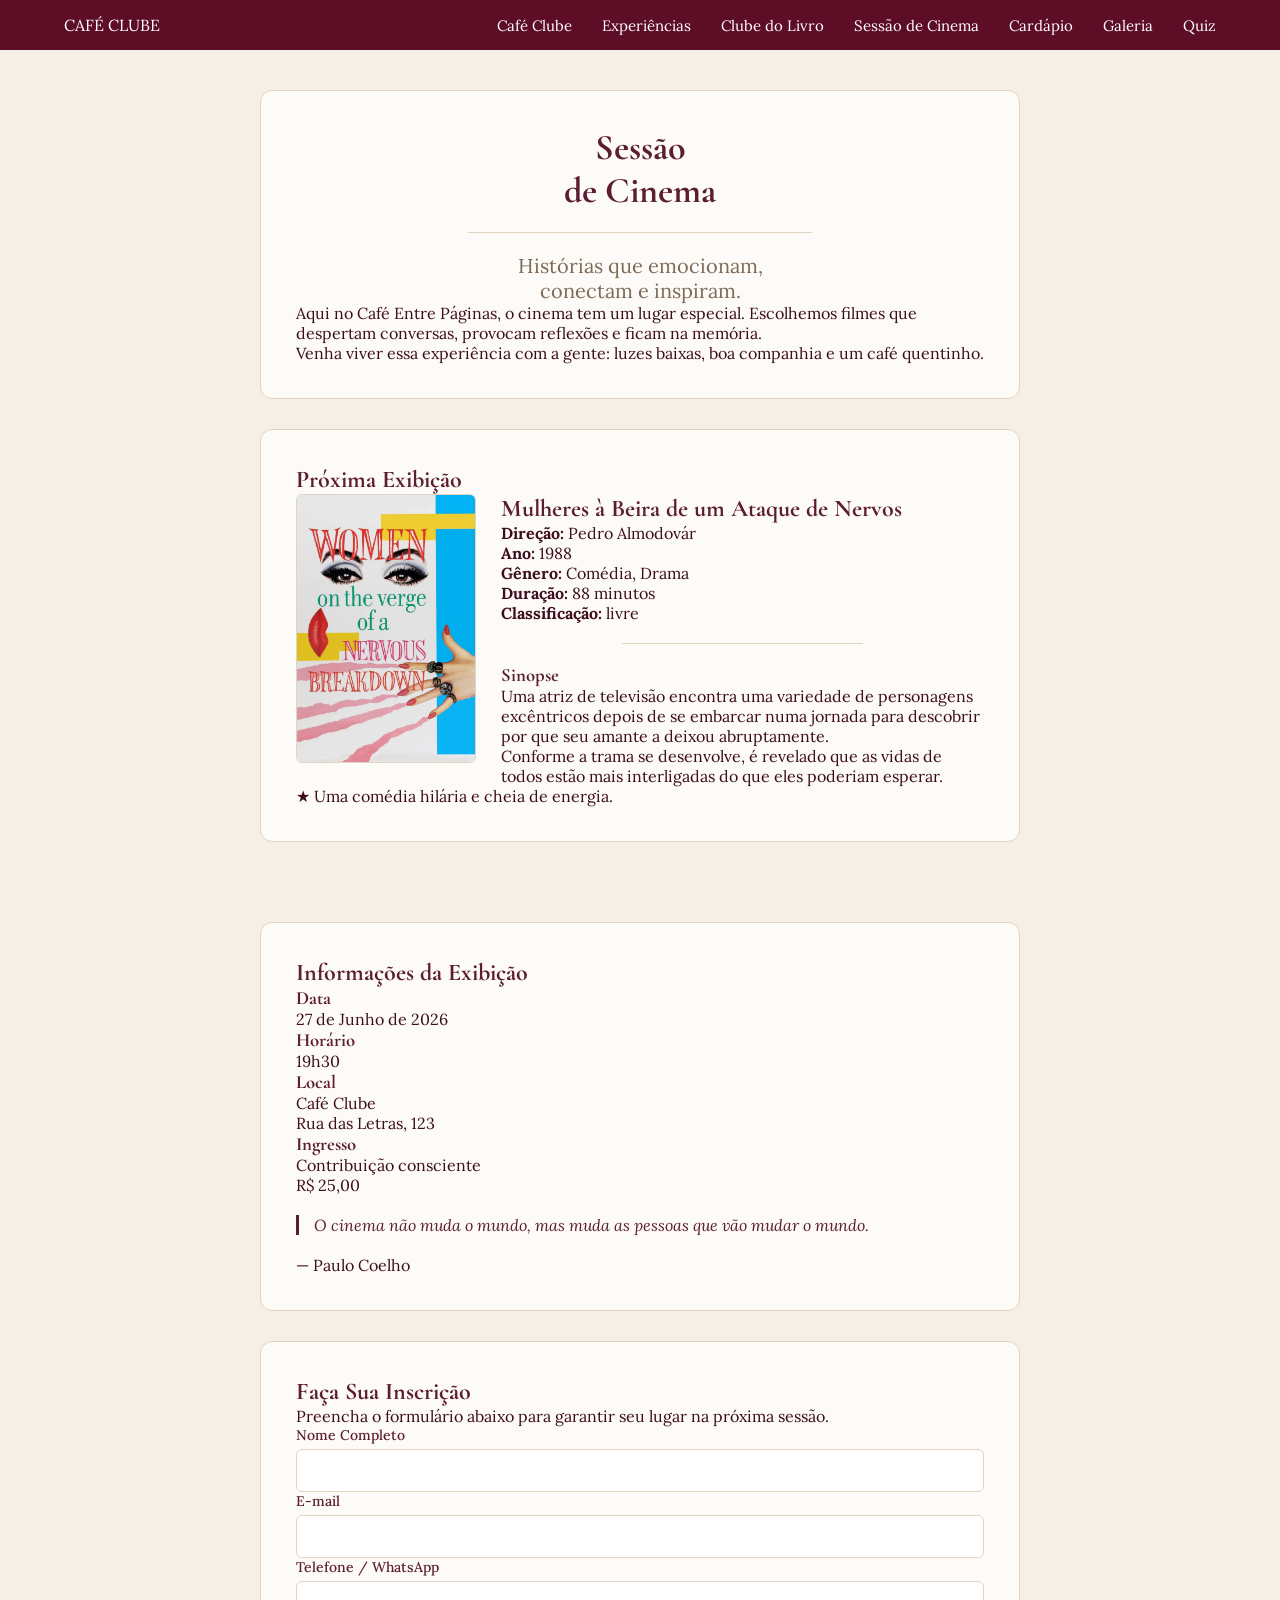
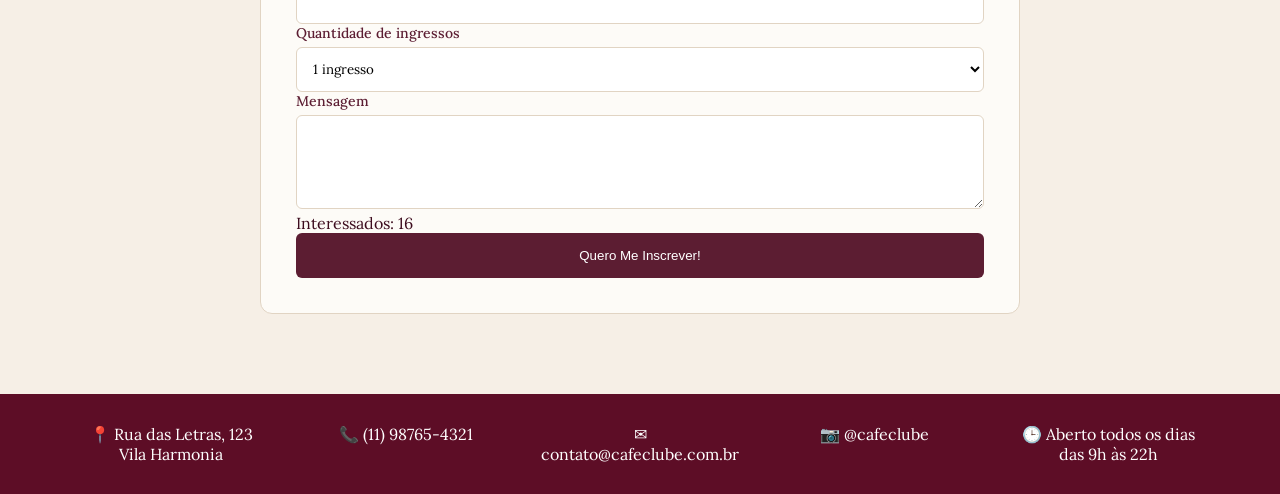
<file: landing-page-ICC/sessao-filme.html>
<!DOCTYPE html>
<html lang="pt-BR">

<head>

    <meta charset="UTF-8">

    <meta name="viewport" content="width=device-width, initial-scale=1.0">

    <title>Sessão de Cinema - Café Clube</title>

    <link rel="stylesheet" href="style.css">

    <link rel="preconnect" href="https://fonts.googleapis.com">

    <link rel="preconnect" href="https://fonts.gstatic.com" crossorigin>

    <link
        href="https://fonts.googleapis.com/css2?family=Cormorant+Garamond:wght@400;600;700&family=Lora:wght@400;500&display=swap"
        rel="stylesheet">

</head>

<body>

    <!-- ========================================= -->
    <!-- CABEÇALHO                                 -->
    <!-- ========================================= -->

    <header>

        <div class="container">

            <!-- Logo -->

            <div class="logo">

                CAFÉ CLUBE
            </div>

            <!-- Menu -->

            <nav>

                <ul class="menu">

                    <li><a href="index.html">Café Clube</a></li>
                    <li><a href="catalogo.html">Experiências</a></li>
                    <li><a href="clube-livro.html">Clube do Livro</a></li>

                    <li><a href="sessao-filme.html">Sessão de Cinema</a></li>

                    <li><a href="cardapio.html">Cardápio</a></li>

                    <li><a href="galeria.html">Galeria</a></li>

                    <li><a href="quiz.html">Quiz</a></li>

                </ul>

            </nav>
        </div>

    </header>

    <main>

        <!-- ========================================= -->
        <!-- ÁREA PRINCIPAL                            -->
        <!-- ========================================= -->

        <section class="hero">

            <div class="container hero-container">

                <!-- ================================= -->
                <!-- CARD ESQUERDO                     -->
                <!-- ================================= -->

                <div class="cinema-card">

                    <!-- Topo -->

                    <div class="cinema-top">

                        <div class="titulo-cinema">

                            <h1>
                                Sessão
                                <br>
                                de Cinema
                            </h1>

                            <div class="linha"></div>

                            <h2>
                                Histórias que emocionam,
                                <br>
                                conectam e inspiram.
                            </h2>

                        </div>

                    </div>

                    <!-- Texto -->

                    <div class="descricao-cinema">
                        <p>
                            Aqui no Café Entre Páginas,
                            o cinema tem um lugar especial.
                            Escolhemos filmes que despertam
                            conversas, provocam reflexões
                            e ficam na memória.
                        </p>
                        <p>
                            Venha viver essa experiência com a gente:
                            luzes baixas, boa companhia e um café quentinho.
                        </p>

                    </div>

                </div>



                <!-- ================================= -->
                <!-- PRÓXIMA EXIBIÇÃO                  -->
                <!-- ================================= -->

                <div class="filme-card">

                    <div class="faixa-titulo">

                        <h2>Próxima Exibição</h2>

                    </div>

                    <div class="filme-conteudo">

                        <!-- Poster -->

                        <div class="poster">

                            <img src="imgens\ofilme.jpg" alt="Amélie Poulain">

                        </div>

                        <!-- Informações -->

                        <div class="filme-info">

                            <h2>
                                Mulheres à Beira de um Ataque de Nervos
                            </h2>

                            <p><strong>Direção:</strong> Pedro Almodovár</p>

                            <p><strong>Ano:</strong> 1988 </p>

                            <p><strong>Gênero:</strong> Comédia, Drama </p>

                            <p><strong>Duração:</strong> 88 minutos</p>

                            <p><strong>Classificação:</strong> livre </p>

                            <div class="linha"></div>

                            <h3>Sinopse</h3>

                            <p>
                                Uma atriz de televisão encontra uma variedade de personagens excêntricos depois de se
                                embarcar numa jornada para
                                descobrir por que seu amante a deixou abruptamente.
                            </p>

                            <p>
                                Conforme a trama se desenvolve, é revelado que as vidas de todos estão mais interligadas
                                do
                                que eles poderiam esperar.
                            </p>

                        </div>

                    </div>

                    <!-- Destaque -->

                    <div class="frase-filme">

                        ★ Uma comédia hilária e cheia de energia.

                    </div>

                </div>

            </div>

        </section>



        <!-- ========================================= -->
        <!-- INFORMAÇÕES E FORMULÁRIO                   -->
        <!-- ========================================= -->

        <section class="informacoes">

            <div class="container informacoes-container">

                <!-- Informações -->

                <div class="info-card">

                    <div class="faixa-azul">

                        <h2>Informações da Exibição</h2>

                    </div>

                    <div class="info-conteudo">

                        <!-- Dados -->

                        <div class="dados">

                            <div class="item-info">

                                <h3>Data</h3>

                                <p>27 de Junho de 2026</p>

                            </div>

                            <div class="item-info">

                                <h3>Horário</h3>

                                <p>19h30</p>

                            </div>

                            <div class="item-info">

                                <h3>Local</h3>

                                <p>
                                    Café Clube
                                    <br>
                                    Rua das Letras, 123
                                </p>

                            </div>

                            <div class="item-info">

                                <h3>Ingresso</h3>

                                <p>
                                    Contribuição consciente
                                    <br>
                                    R$ 25,00
                                </p>

                            </div>

                        </div>

                        <!-- Citação -->

                        <div class="citacao">

                            <blockquote>

                                O cinema não muda o mundo,
                                mas muda as pessoas que vão
                                mudar o mundo.

                            </blockquote>

                            <p>— Paulo Coelho</p>

                        </div>

                    </div>

                </div>



                <!-- Formulário -->
                <div class="formulario-card">

                    <div class="faixa-laranja">
                        <h2>Faça Sua Inscrição</h2>
                    </div>

                    <p class="texto-formulario">
                        Preencha o formulário abaixo para garantir seu lugar na próxima sessão.
                    </p>

                    <form>

                        <div class="linha-formulario">

                            <div>
                                <label for="nome">Nome Completo</label>
                                <input type="text" id="nome" required>
                            </div>

                            <div>
                                <label for="email">E-mail</label>
                                <input type="email" id="email" required>
                            </div>

                        </div>

                        <div class="linha-formulario">

                            <div>
                                <label for="telefone">Telefone / WhatsApp</label>
                                <input type="tel" id="telefone">
                            </div>

                            <div>
                                <label for="ingressos">Quantidade de ingressos</label>
                                <select id="ingressos">
                                    <option value="1">1 ingresso</option>
                                    <option value="2">2 ingressos</option>
                                    <option value="3">3 ingressos</option>
                                </select>
                            </div>

                        </div>

                        <div>
                            <label for="mensagem">Mensagem</label>
                            <textarea id="mensagem" rows="4"></textarea>
                        </div>

                        <p class="contador-inscritos">
                            Interessados: <span id="contador">16</span>
                        </p>

                        <button type="submit">
                            Quero Me Inscrever!
                        </button>

                    </form>

                </div>

            </div>
        </section>
    </main>
    <!-- ========================================= -->
    <!-- RODAPÉ                                    -->
    <!-- ========================================= -->

    <footer>

        <div class="container footer-container">

            <div class="footer-item">

                <p>

                    📍 Rua das Letras, 123
                    <br>
                    Vila Harmonia

                </p>

            </div>

            <div class="footer-item">

                <p>

                    📞 (11) 98765-4321

                </p>

            </div>

            <div class="footer-item">

                <p>

                    ✉ contato@cafeclube.com.br

                </p>

            </div>

            <div class="footer-item">

                <p>

                    📷 @cafeclube

                </p>

            </div>

            <div class="footer-item">

                <p>

                    🕒 Aberto todos os dias
                    <br>
                    das 9h às 22h

                </p>

            </div>

        </div>

    </footer>

    <script src="script.js"></script>

</body>

</html>
</file>
<file: landing-page-ICC/style2.css>
/* ===============Cardápio====================== */
/* ========================================= */
/* CONTAINER                                 */
/* ========================================= */

.container {
    width: 90%;
    max-width: 1400px;
    margin: auto;
}

/* ========================================= */
/* CABEÇALHO                                 */
/* ========================================= */

header {
    background: #5d0d26;
    padding: 15px 0;
}

header .container {
    display: flex;
    justify-content: space-between;
    align-items: center;
}

.logo {
    color: white;
}

nav ul {
    display: flex;
    list-style: none;
    gap: 30px;
}

nav a {
    text-decoration: none;
    color: white;
    font-size: 15px;
}

nav a:hover {
    color: #f1d9b1;
}

/* ========================================= */
/* CARDÁPIO                                  */
/* ========================================= */
/* CARDÁPIO */

.cardapio {
    padding: 40px 0;
}

.container-card {
    max-width: 800px;
    margin: 0 auto 30px;
    padding: 30px;

    background: #fbf5ed;
    border: 2px solid #d8c5a5;
    border-radius: 20px;

    text-align: center;
}

.apresentacao-card {
    text-align: center;
}

.apresentacao-card h1 {
    font-family: 'Cormorant Garamond', serif;
    color: #5d0d26;
    font-size: 50px;
}

.apresentacao-card h2 {
    font-family: 'Cormorant Garamond', serif;
    font-style: italic;
    color: #34422f;
    margin: 15px 0;
}

.linha {
    width: 120px;
    height: 2px;
    background: #b69c72;
    margin: 15px auto;
}

/* CATEGORIAS */

.categoria-card {
    margin-top: 30px;
}

.categoria-card h2 {
    color: #5d0d26;
    margin-bottom: 20px;
    text-align: center;
}

/* ITENS */

.item-cardapio {
    display: flex;
    justify-content: space-between;

    padding: 12px 0;

    border-bottom: 1px solid #e0d3bc;
}

.item-cardapio:last-child {
    border-bottom: none;
}

.item-cardapio h3 {
    color: #4b2f2f;
    font-size: 18px;
}

.preco {
    color: #8c1e3f;
    font-weight: bold;
}

/* ========================================= */
/* RODAPÉ                                    */
/* ========================================= */

footer {

    background: #5d0d26;

    color: white;

    padding: 30px 0;

    margin-top: 30px;
}

.footer-container {

    display: flex;

    justify-content: space-between;

    gap: 20px;

    flex-wrap: wrap;
}

.footer-item {

    flex: 1;

    min-width: 180px;

    text-align: center;

    line-height: 1.8;
}

/* ========================================= */
/* RESPONSIVIDADE                            */
/* ========================================= */

@media(max-width:768px) {

    header .container {
        flex-direction: column;
        gap: 20px;
    }

    nav ul {
        flex-wrap: wrap;
        justify-content: center;
    }

    .apresentacao-card h1 {
        font-size: 45px;
    }

    .categoria-card h2 {
        font-size: 35px;
        text-align: center;
    }
}

/* ========================================= */
/* ==================Galeria=================*/
/* ========================================= */
.titulo-pagina{
    font-family: 'Cormorant Garamond', serif;
    color: #5d0d26;
    font-size: 30px;
    margin-bottom: 10px;
    text-align:center;
    padding:50px 20px;
}

.titulo-pagina h1{

    color:var(--vinho);
    margin-bottom:15px;
}

.galeria-grid{

    display:grid;

    grid-template-columns:
    repeat(auto-fit, minmax(280px,1fr));

    gap:25px;

    padding:40px;
}

.foto{

    background:white;

    border-radius:15px;

    overflow:hidden;

    box-shadow:0 0 10px rgba(0,0,0,.15);

    transition:.3s;
}

.foto:hover{

    transform:scale(1.03);
}

.foto img{

    width:100%;
    height:250px;

    object-fit:cover;

    display:block;
}

.foto p{

    text-align:center;

    padding:15px;

    font-weight:bold;
}
/* ========================================= */
/* ==================QUIZ=================*/
/* ========================================= */
.quiz-container{
     max-width: 900px;
    margin: 40px auto;
    padding: 30px;
    background: #fbf5ed;
    border: 2px solid #d8c5a5;
    border-radius: 20px;
}
/* QUIZ */

.titulo-pagina {
    text-align: center;
    padding: 40px 20px 20px;
}

.titulo-pagina h1 {
    color: #5d0d26;
    font-family: 'Cormorant Garamond', serif;
    font-size: 48px;
    margin-bottom: 10px;
}

.titulo-pagina p {
    max-width: 700px;
    margin: 0 auto;
}

/* CONTAINER DO QUIZ */

.quiz-container {
    max-width: 900px;
    margin: 0 auto 50px;
    padding: 20px;
}

/* PERGUNTAS */

fieldset {
    background: #fbf5ed;
    border: 2px solid #d8c5a5;
    border-radius: 15px;
    padding: 20px;
    margin-bottom: 20px;
}

legend {
    color: #5d0d26;
    font-weight: bold;
    padding: 0 10px;
}

fieldset label {
    display: block;
    margin: 12px 0;
    cursor: pointer;
}

/* INPUTS */

input[type="radio"] {
    margin-right: 8px;
}

/* BOTÃO */

button {
    width: 100%;
    padding: 15px;
    border: none;
    border-radius: 10px;
    background: #8c1e3f;
    color: white;
    font-size: 18px;
    font-weight: bold;
    cursor: pointer;
    transition: 0.3s;
}

button:hover {
    background: #6f1732;
}

/* RESULTADO */

#resultado {
    margin-top: 25px;
    text-align: center;
    font-size: 20px;
    font-weight: bold;
    color: #5d0d26;
}

/* RESPONSIVIDADE */

@media (max-width: 768px) {

    .titulo-pagina h1 {
        font-size: 36px;
    }

    .quiz-container {
        padding: 10px;
    }

}

/*INDEX*/
/* ========================================= */
/* GERAL                                     */
/* ========================================= */

* {
    margin: 0;
    padding: 0;
    box-sizing: border-box;
}

body {
    font-family: 'Lora', serif;
    background: #f8f5f0;
    color: #333;
}

.container {
    width: 90%;
    max-width: 1000px;
    margin: 0 auto;
}

/* ========================================= */
/* CABEÇALHO                                 */
/* ========================================= */

header {
    background: #5d0d26;
    padding: 15px 0;
}

header .container {
    display: flex;
    justify-content: space-between;
    align-items: center;
}

.logo {
    color: white;
    font-weight: bold;
}

nav ul {
    display: flex;
    list-style: none;
    gap: 25px;
}

nav a {
    color: white;
    text-decoration: none;
}

nav a:hover {
    color: #f1d9b1;
}
/* ========================================= */
/* 4. HERO (Uso de Grid)                     */
/* ========================================= */
.hero {
    padding: 60px 0;
}

.hero-container {
    display: grid;              /* GRID */
    grid-template-columns: 1fr;
    gap: 40px;                  /* Espaçamento sem margens manuais */
    align-items: center;
    padding: 40px 20px;
    
    background:
        linear-gradient(90deg, rgba(112, 33, 51, 0.04) 50%, transparent 50%),
        linear-gradient(rgba(112, 33, 51, 0.04) 50%, transparent 50%);
    background-size: 60px 60px;
    border-radius: 20px;
}

/* Layout de duas colunas para Desktop */
@media (min-width: 992px) {
    .hero-container {
        grid-template-columns: 55% 45%; /* DUAS COLUNAS */
    }
}

.hero-top {
    background: #fbf5ed;
    border: 3px solid #d7c3a2;
    border-radius: 30px;
    padding: 40px 30px;
    display: grid;
    grid-template-columns: 1fr;
    gap: 20px;
    text-align: center;
    align-items: center;
}

@media (min-width: 576px) {
    .hero-top {
        grid-template-columns: 1fr 2fr;
        text-align: left;
    }
}

.camera-area {
    display: flex;
    justify-content: center;
}

.camera-area img {
    width: 140px;
}

.hero-title h1 {
    font-family: 'Cormorant Garamond', serif;
    font-size: 48px;
    color: #5d0d26;
    line-height: 1.1;
}

.hero-title h2 {
    font-family: 'Cormorant Garamond', serif;
    font-size: 42px;
    font-style: italic;
    color: #5d0d26;
    font-weight: 400;
}

.linha {
    width: 100px;
    height: 2px;
    background: #5d0d26;
    margin: 15px auto;
}

@media (min-width: 576px) {
    .linha { margin: 15px 0; }
    .hero-title h1, .hero-title h2 { text-align: left; }
}

.hero-title h3 {
    font-family: 'Cormorant Garamond', serif;
    color: #5d0d26;
    font-size: 22px;
    font-weight: 400;
}

/* Foto e Elementos Visuais (Polaroid e Post-it) */
.hero-photo {
    position: relative; /* Mantém o post-it alinhado aqui dentro */
    display: flex;
    justify-content: center;
    padding-bottom: 60px; 
}

.polaroid {
    background: white;
    padding: 15px 15px 50px 15px;
    width: 80%;
    max-width: 320px;
    transform: rotate(4deg);
    box-shadow: 0 10px 25px rgba(0, 0, 0, 0.15); /* AJUSTE DE SOMBRA */
}

.post-it {
    position: absolute;
    right: 10%;
    bottom: 20px;
    background: #c47b87;                          /* VARIAÇÃO DE COR */
    width: 180px;
    height: 130px;
    transform: rotate(-10deg);
    display: flex;
    justify-content: center;
    align-items: center;
    box-shadow: 0 8px 20px rgba(0, 0, 0, 0.15); /* AJUSTE DE SOMBRA */
    padding: 10px;
}

.post-it p {
    color: white;
    text-align: center;
    font-size: 22px;
    font-family: 'Cormorant Garamond', serif;
    line-height: 1.2;
}
/* ========================================= */
/* HERO                                      */
/* ========================================= */

.hero {
    padding: 50px 0;
}

.hero-container {
    text-align: center;
}

.hero-card {
    background: white;
    border: 2px solid #d8c5a5;
    border-radius: 20px;
    padding: 30px;
    margin-bottom: 30px;
}

.hero-title h1,
.hero-title h2 {
    font-family: 'Cormorant Garamond', serif;
    color: #5d0d26;
}

.hero-title h1 {
    font-size: 50px;
}

.hero-title h2 {
    font-size: 40px;
}

.hero-title h3 {
    margin-top: 15px;
    font-style: italic;
    color: #555;
}

.linha {
    width: 100px;
    height: 2px;
    background: #d8c5a5;
    margin: 15px auto;
}

/* ========================================= */
/* FOTO                                      */
/* ========================================= */

.hero-photo {
    text-align: center;
    margin-top: 20px;
}

.polaroid img {
    width: 100%;
    max-width: 350px;
    border-radius: 10px;
}

.post-it {
    margin-top: 15px;
    color: #5d0d26;
    font-style: italic;
}

/* ========================================= */
/* SEÇÕES                                    */
/* ========================================= */

.bem-vindo,
.historia,
.proposito,
.cta-experiencias {
    background: white;
    border: 2px solid #d8c5a5;
    border-radius: 20px;
    padding: 40px;
    margin: 30px auto;
    text-align: center;
    max-width: 900px;
}

.bem-vindo h2,
.historia h2,
.proposito h2,
.cta-experiencias h2 {
    font-family: 'Cormorant Garamond', serif;
    color: #5d0d26;
    font-size: 40px;
    margin-bottom: 20px;
}

.bem-vindo p,
.historia p,
.proposito p,
.cta-experiencias p {
    line-height: 1.8;
    margin-bottom: 15px;
}

/* ========================================= */
/* BOTÃO                                     */
/* ========================================= */

.botao-experiencias {
    display: inline-block;
    margin-top: 20px;
    padding: 12px 25px;
    background: #5d0d26;
    color: white;
    text-decoration: none;
    border-radius: 8px;
}

.botao-experiencias:hover {
    background: #7a1435;
}

/* ========================================= */
/* RODAPÉ                                    */
/* ========================================= */

footer {
    background: #5d0d26;
    color: white;
    padding: 30px 0;
    margin-top: 40px;
}

.footer-container {
    display: flex;
    justify-content: space-between;
    flex-wrap: wrap;
    gap: 20px;
}

.footer-item {
    flex: 1;
    min-width: 180px;
    text-align: center;
}

/* ========================================= */
/* RESPONSIVO                                */
/* ========================================= */

@media (max-width: 768px) {

    header .container {
        flex-direction: column;
        gap: 15px;
    }

    nav ul {
        flex-wrap: wrap;
        justify-content: center;
    }

    .hero-title h1 {
        font-size: 40px;
    }

    .hero-title h2 {
        font-size: 30px;
    }

    .bem-vindo,
    .historia,
    .proposito,
    .cta-experiencias {
        padding: 25px;
    }

    .footer-container {
        flex-direction: column;
    }
}
</file>
<file: landing-page-ICC/style.css>
/* ========================================= */
/* RESET / BASE                              */
/* ========================================= */

* {
    margin: 0;
    padding: 0;
    box-sizing: border-box;
}

body {
    background-color: #f6efe6;
    font-family: 'Lora', serif;
    color: #3d0c1e;
}

/* ========================================= */
/* CONTAINER (PADRÃO GERAL)                  */
/* ========================================= */

.container {
    width: 90%;
    max-width: 1400px;
    margin: auto;
}

/* ========================================= */
/* CABEÇALHO                                 */
/* ========================================= */

header {
    background: #5d0d26;
    padding: 15px 0;
}

header .container {
    display: flex;
    justify-content: space-between;
    align-items: center;
}

.logo {
    color: white;
}

nav ul {
    display: flex;
    list-style: none;
    gap: 30px;
}

nav a {
    text-decoration: none;
    color: white;
    font-size: 15px;
}

nav a:hover {
    color: #f1d9b1;
}

/* ========================================= */
/* CATÁLOGO                                  */
/* ========================================= */

.catalogo-banner,
.catalogo-intro {
    background: white;
    border: 2px solid #d8c5a5;
    border-radius: 20px;
    padding: 40px;
    margin: 30px auto;
    text-align: center;
}

.catalogo-banner h1,
.catalogo-intro h2 {
    font-family: 'Cormorant Garamond', serif;
    color: #5d0d26;
    font-size: 42px;
    margin-bottom: 15px;
}

.catalogo-banner p,
.catalogo-intro p {
    line-height: 1.8;
}

.experiencias {
    padding: 30px 0;
}

.titulo-experiencias {
    text-align: center;
    margin-bottom: 40px;
}

.titulo-experiencias h2 {
    font-family: 'Cormorant Garamond', serif;
    color: #5d0d26;
    font-size: 38px;
}

.cards {
    display: grid;
    grid-template-columns: repeat(auto-fit, minmax(250px, 1fr));
    gap: 25px;
}

.card {
    background: white;
    border: 2px solid #d8c5a5;
    border-radius: 20px;
    padding: 25px;
    text-align: center;
}

.card img {
    width: 60px;
    height: 60px;
    object-fit: contain;
    margin-bottom: 15px;
}

.card h3 {
    color: #5d0d26;
    margin-bottom: 10px;
    font-family: 'Cormorant Garamond', serif;
}

.card p {
    margin-bottom: 20px;
    line-height: 1.6;
}

.card button {
    background: #5d0d26;
    color: white;
    border: none;
    padding: 10px 20px;
    border-radius: 8px;
    cursor: pointer;
}

.card button:hover {
    background: #7a1435;
}

/* ========================================= */
/* SESSÃO FILME / QUIZ                       */
/* ========================================= */

.hero-container,
.informacoes-container {
    display: flex;
    flex-direction: column;
    align-items: center;
    gap: 30px;
    width: 100%;
    max-width: 800px;
    margin: 0 auto;
    padding: 40px 20px;
}

.cinema-card,
.filme-card,
.info-card,
.formulario-card {
    background-color: #fdfbf7;
    border: 1px solid #e1d4c3;
    border-radius: 12px;
    padding: 35px;
    width: 100%;
}

h1, h2, h3 {
    font-family: 'Cormorant Garamond', serif;
    color: #5c1d32;
    margin-top: 0;
}

.titulo-cinema h1 {
    font-size: 36px;
    text-align: center;
}

.titulo-cinema h2 {
    font-size: 20px;
    text-align: center;
    font-family: 'Lora', serif;
    font-weight: 400;
    color: #7d6b58;
}

.linha {
    height: 1px;
    background-color: #e1d4c3;
    margin: 20px auto;
    width: 50%;
}

.filme-conteudo {
    display: flex;
    gap: 25px;
    align-items: flex-start;
}

.poster img {
    max-width: 180px;
    border-radius: 6px;
    border: 1px solid #e1d4c3;
}

.filme-info h2 {
    font-size: 24px;
    text-align: left;
}

.beneficios {
    display: grid;
    grid-template-columns: repeat(2, 1fr);
    gap: 15px;
    margin-top: 25px;
}

.beneficio {
    display: flex;
    align-items: center;
    gap: 10px;
    background: #f6efe6;
    padding: 12px;
    border-radius: 8px;
}

.beneficio img {
    width: 24px;
    height: 24px;
}

.citacao blockquote {
    font-style: italic;
    color: #5c1d32;
    border-left: 3px solid #5c1d32;
    padding-left: 15px;
    margin: 20px 0;
}

/* FORMULÁRIO */

label {
    display: block;
    font-size: 14px;
    margin-bottom: 5px;
    color: #5c1d32;
    font-weight: 500;
}

input,
select,
textarea {
    width: 100%;
    padding: 12px;
    border: 1px solid #e1d4c3;
    border-radius: 6px;
    background: white;
    font-family: 'Lora', serif;
}

button[type="submit"] {
    width: 100%;
    background: #5c1d32;
    color: white;
    border: none;
    padding: 15px;
    border-radius: 6px;
    cursor: pointer;
}

button[type="submit"]:hover {
    background: #3d0c1e;
}

/* ========================================= */
/* RODAPÉ                                    */
/* ========================================= */

footer {
    background: #5d0d26;
    color: white;
    padding: 30px 0;
    margin-top: 40px;
}

.footer-container {
    display: flex;
    justify-content: space-between;
    flex-wrap: wrap;
    gap: 20px;
}

.footer-item {
    flex: 1;
    min-width: 180px;
    text-align: center;
}

/* ========================================= */
/* RESPONSIVO                                */
/* ========================================= */

@media (max-width: 768px) {

    header .container {
        flex-direction: column;
        gap: 15px;
    }

    nav ul {
        flex-wrap: wrap;
        justify-content: center;
    }

    .footer-container {
        flex-direction: column;
    }
}
</file>
